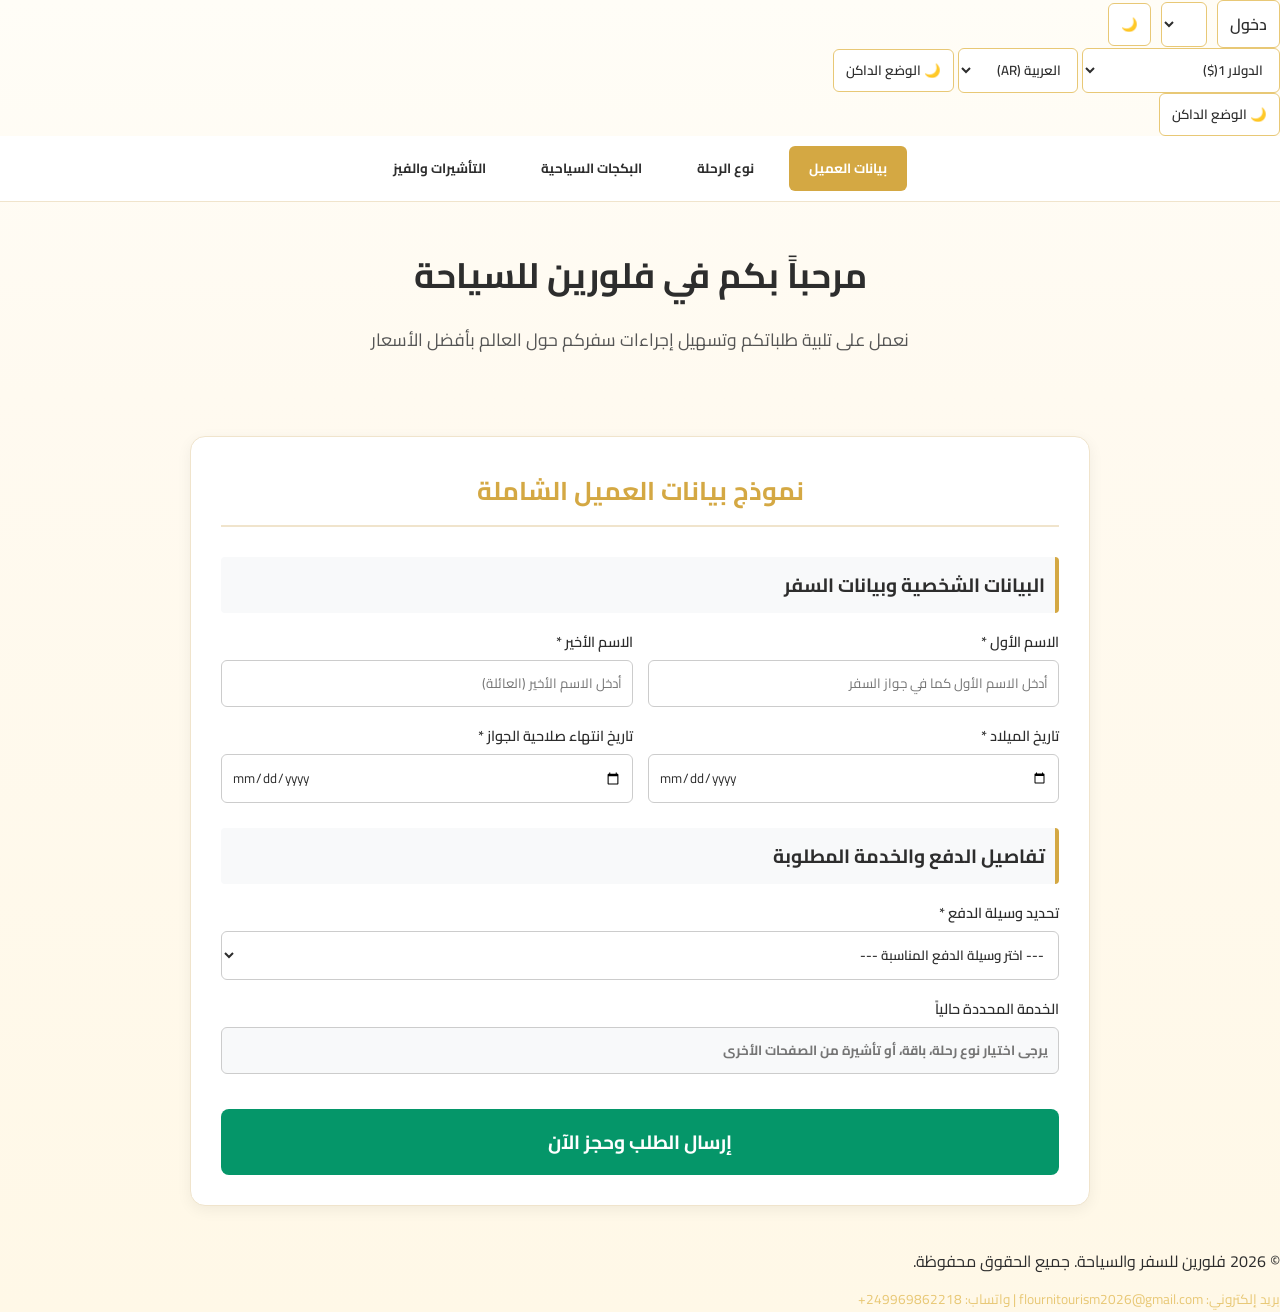
<file: index.html>
<!DOCTYPE html>
<html lang="ar" dir="rtl">
<head>
    <meta charset="UTF-8">
    <meta name="viewport" content="width=device-width, initial-scale=1.0">
    <title>فلورين للسفر والسياحة</title>
    <link href="https://fonts.googleapis.com/css2?family=Cairo:wght@400;600;700;800&display=swap" rel="stylesheet">
    <style>
        :root {
            /* ألوان الوضع الفاتح (الافتراضي) */
            --gold-matte: #D4A843;
            --gold-light: #E8C876;
            --white: #FFFFFF;
            --bg-gradient-1: #FFFDF7;
            --bg-gradient-2: #FFFAF0;
            --bg-gradient-3: #FFF8E7;
            --text-dark: #2D2D2D;
            --text-medium: #555555;
            --shadow-color: rgba(0,0,0,0.06);
            --border-color: #F0E4CC;
            --input-bg: #FFFFFF;
            --input-border: #ccc;
            --section-bg: #f8f9fa;
        }

        /* ألوان الوضع الداكن */
        body.dark-mode {
            --white: #1E1E1E;
            --bg-gradient-1: #121212;
            --bg-gradient-2: #1A1A1A;
            --bg-gradient-3: #121212;
            --text-dark: #F5F5F5;
            --text-medium: #CCCCCC;
            --shadow-color: rgba(255,255,255,0.05);
            --border-color: #333333;
            --input-bg: #2D2D2D;
            --input-border: #444444;
            --section-bg: #2A2A2A;
        }

        * { 
            margin: 0; 
            padding: 0; 
            box-sizing: border-box; 
            font-family: 'Cairo', sans-serif; 
        }
        
        body { 
            background: linear-gradient(180deg, var(--bg-gradient-1) 0%, var(--bg-gradient-2) 30%, var(--bg-gradient-3) 100%); 
            color: var(--text-dark); 
            overflow-x: hidden; 
            transition: background 0.3s, color 0.3s;
        }

        /* الهيدر وأدوات التحكم */
        header { 
            background: var(--white); 
            border-bottom: 3px solid var(--gold-matte); 
            position: sticky; 
            top: 0; 
            z-index: 100; 
            box-shadow: 0 2px 20px var(--shadow-color); 
            transition: background 0.3s;
        }
        
        .header-inner { 
            max-width: 1200px; 
            margin: 0 auto; 
            padding: 10px 20px; 
            display: flex; 
            align-items: center; 
            justify-content: space-between; 
            flex-wrap: wrap; 
            gap: 15px; 
        }
        /* قسم الشعار */
.logo-area { 
    display: flex; 
    align-items: center; 
    gap: 12px; 
    margin-top: -15px; /* التعديل هنا: هذه القيمة سترفع الشعار والنص للأعلى، يمكنك تغيير الرقم (-10 أو -20) حسب الحاجة */
}

.logo-img { 
    /* تم تعديل العرض إلى 120 بكسل بدلاً من 70 بكسل لتكون تفاصيل شعار فلورين واضحة ومقروءة */
    width: 120px; 
    height: auto; 
    object-fit: contain; 
    border-radius: 8px; /* ملاحظة: إذا قمت بتفريغ خلفية الشعار (PNG شفاف)، فمن الأفضل حذف هذا السطر */
}

.logo-text h1 { 
    font-size: 1.3rem; 
    font-weight: 800; 
    color: var(--text-dark); 
    line-height: 1.1; 
}

.controls { 
    display: flex; 
    gap: 10px; 
    align-items: center; 
}

select, .lang-btn, .theme-btn { 
    padding: 8px 12px; 
    border: 1px solid var(--gold-light); 
    border-radius: 6px; 
    background: var(--input-bg); 
    color: var(--text-dark);
    cursor: pointer; 
    font-weight: 600; 
    outline: none; 
    transition: 0.3s;
}

.lang-btn:hover, select:hover, .theme-btn:hover { 
    background: var(--gold-light); 
    color: #fff; 
}

        /* شريط التنقل الرئيسي */
        nav {
            background: var(--white);
            border-bottom: 1px solid var(--border-color);
            display: flex;
            justify-content: center;
            gap: 15px;
            padding: 10px;
        }

        nav button {
            padding: 10px 20px;
            border: none;
            background: none;
            color: var(--text-dark);
            font-weight: 700;
            cursor: pointer;
            border-radius: 6px;
            transition: 0.3s;
        }

        nav button.active, nav button:hover {
            background: var(--gold-matte);
            color: white;
        }

        /* القسم الترحيبي */
        .hero { 
            text-align: center; 
            padding: 40px 20px; 
        }
        
        .hero h2 { 
            font-size: 2.2rem; 
            margin-bottom: 15px; 
            color: var(--text-dark); 
        }
        
        .hero p { 
            color: var(--text-medium); 
            font-size: 1.1rem; 
        }

        /* الحاوية العامة للصفحات */
        .page-container {
            max-width: 1200px;
            margin: 0 auto;
            padding: 20px;
        }

        .page {
            display: none;
        }

        .page.active {
            display: block;
        }

        /* نموذج الحجز الشامل */
        .form-container { 
            max-width: 900px; 
            margin: 20px auto; 
            background: var(--white); 
            padding: 30px; 
            border-radius: 15px; 
            border: 1px solid var(--border-color); 
            box-shadow: 0 4px 15px var(--shadow-color);
            transition: background 0.3s, border-color 0.3s;
        }
        
        .form-container h2 { 
            text-align: center; 
            color: var(--gold-matte); 
            margin-bottom: 30px; 
            border-bottom: 2px solid var(--border-color); 
            padding-bottom: 10px; 
            font-size: 1.6rem; 
        }
        
        .form-section-title { 
            font-size: 1.2rem; 
            color: var(--text-dark); 
            margin: 25px 0 15px; 
            font-weight: 700; 
            background: var(--section-bg); 
            padding: 10px; 
            border-right: 4px solid var(--gold-matte); 
            border-radius: 4px;
        }
        
        .row { 
            display: flex; 
            flex-wrap: wrap; 
            gap: 15px; 
            margin-bottom: 15px; 
        }
        
        .col { 
            flex: 1; 
            min-width: 200px; 
        }
        
        .col label { 
            display: block; 
            margin-bottom: 5px; 
            font-weight: 600; 
            font-size: 0.9rem; 
            color: var(--text-dark); 
        }
        
        .col input, .col select { 
            width: 100%; 
            padding: 10px; 
            border: 1px solid var(--input-border); 
            border-radius: 6px; 
            font-family: 'Cairo', sans-serif; 
            box-sizing: border-box;
            background: var(--input-bg);
            color: var(--text-dark);
            transition: 0.3s;
        }
        
        .col input:focus, .col select:focus { 
            border-color: var(--gold-matte); 
            outline: none; 
            box-shadow: 0 0 5px rgba(212, 168, 67, 0.5); 
        }
        
        .submit-btn {
            width: 100%;
            padding: 15px;
            background: #059669;
            color: #fff;
            border: none;
            border-radius: 8px;
            font-size: 1.2rem;
            font-weight: bold;
            cursor: pointer;
            margin-top: 20px;
            transition: background 0.3s;
        }
        
        .submit-btn:hover { 
            background: #047857; 
        }

        /* تصميم صفحة نوع الرحلة */
        .trip-type-container {
            display: grid;
            grid-template-columns: repeat(auto-fit, minmax(300px, 1fr));
            gap: 25px;
            margin-top: 30px;
        }

        .trip-card {
            background: var(--white);
            border: 2px solid var(--border-color);
            border-radius: 12px;
            padding: 30px;
            text-align: center;
            cursor: pointer;
            transition: all 0.3s ease;
            box-shadow: 0 4px 10px var(--shadow-color);
        }

        .trip-card:hover, .trip-card.selected {
            border-color: var(--gold-matte);
            transform: translateY(-5px);
            box-shadow: 0 10px 20px rgba(212, 168, 67, 0.15);
        }

        .trip-card .icon {
            font-size: 3.5rem;
            margin-bottom: 15px;
        }

        .trip-card h4 {
            font-size: 1.4rem;
            margin-bottom: 10px;
            color: var(--text-dark);
        }

        .trip-card p {
            font-size: 0.95rem;
            color: var(--text-medium);
        }

/* التمرير الأفقي للبطاقات (الباقات والفيز) */
.section-title { 
    text-align: center; 
    margin: 40px 0 20px; 
}

.section-title h3 { 
    font-size: 1.8rem; 
    color: var(--gold-matte); 
    position: relative; 
    display: inline-block; 
    margin-bottom: 10px; 
}

.horizontal-scroll { 
    display: flex; 
    overflow-x: auto; 
    gap: 25px; /* زيادة المسافة بين البطاقات لراحة العين */
    padding: 30px 5vw; /* هوامش جانبية مرنة لترك مساحة قبل أول بطاقة وبعد آخر بطاقة */
    scroll-snap-type: x mandatory; 
    scroll-padding-left: 5vw; /* لضبط نقطة وقوف البطاقة بدقة */
    scrollbar-width: none; 
}

.horizontal-scroll::-webkit-scrollbar { 
    display: none; 
}

.card { 
    width: 85vw; /* تأخذ 85% من عرض الشاشة في الجوال لتظهر جزءاً من البطاقة التالية */
    max-width: 380px; /* أقصى عرض للبطاقة في الشاشات الكبيرة لتظل مريحة للعين */
    background: var(--white); 
    border-radius: 15px; 
    border: 1px solid var(--border-color); 
    scroll-snap-align: center; /* تمركز البطاقة في المنتصف عند التمرير بدلاً من البداية */
    flex-shrink: 0; 
    display: flex; 
    flex-direction: column; 
    overflow: hidden; 
    box-shadow: 0 4px 15px var(--shadow-color); 
    /* التمرير الأفقي للبطاقات (الباقات والفيز) */
    .section-title { 
        text-align: center; 
        margin: 40px 0 20px; 
    }
    
    .section-title h3 { 
        font-size: 1.8rem; 
        color: var(--gold-matte); 
        position: relative; 
        display: inline-block; 
        margin-bottom: 10px; 
    }
    
    .horizontal-scroll { 
        display: flex; 
        overflow-x: auto; 
        gap: 20px; 
        padding: 20px; 
        scroll-snap-type: x mandatory; 
        scrollbar-width: none; 
    }
    
    .horizontal-scroll::-webkit-scrollbar { 
        display: none; 
    }

    .card { 
        min-width: 320px; 
        max-width: 320px; 
        background: var(--white); 
        border-radius: 15px; 
        border: 1px solid var(--border-color); 
        scroll-snap-align: start; 
        flex-shrink: 0; 
        display: flex; 
        flex-direction: column; 
        overflow: hidden; 
        box-shadow: 0 4px 15px var(--shadow-color); 
        transition: transform 0.3s, border-color 0.3s, box-shadow 0.3s, background 0.3s; 
    }
    
    .card:hover { 
        transform: translateY(-5px); 
        border-color: var(--gold-matte); 
        box-shadow: 0 10px 25px rgba(212, 168, 67, 0.25); 
    }
    
    .card-img { 
        height: 200px; 
        background-size: cover; 
        background-position: center; 
        position: relative; 
        background-color: #eee; 
    }
    
    .card-badge { 
        position: absolute; 
        top: 10px; 
        right: 10px; 
        background: var(--gold-matte); 
        color: #fff; 
        padding: 4px 12px; 
        border-radius: 15px; 
        font-size: 0.8rem; 
        font-weight: bold; 
    }
    
    .card-content { 
        padding: 20px; 
        flex-grow: 1; 
        display: flex; 
        flex-direction: column; 
    }
    
    .card-title { 
        font-size: 1.2rem; 
        font-weight: 700; 
        margin-bottom: 5px; 
        color: var(--text-dark); 
    }
    
    .card-desc { 
        font-size: 0.9rem; 
        color: var(--text-medium); 
        margin-bottom: 10px; 
        line-height: 1.5; 
        height: 72px;
        overflow: hidden;
    }
    
    .card-price { 
        font-size: 1.3rem; 
        font-weight: 800; 
        color: var(--gold-matte); 
        margin: 10px 0 15px; 
    }
    
    .btn-book { 
        text-align: center; 
        padding: 10px; 
        background: var(--gold-matte); 
        color: white; 
        text-decoration: none; 
        border-radius: 8px; 
        font-weight: bold; 
        transition: background 0.3s; 
        margin-top: auto; 
        border: none; 
        cursor: pointer; 
    }
    
    .btn-book:hover { 
        background: #B8912F; 
    }
</style>


                    <div class="controls">
    
    <!-- أضف هذا السطر الجديد الخاص بزر تسجيل الدخول هنا -->
    <a href="login.html" class="theme-btn" style="text-decoration: none;">دخول</a>

    <!-- هذه الأزرار ستكون موجودة لديك مسبقاً (لا تقم بحذفها) -->
    <select id="lang-select">...</select>
    <button class="theme-btn">🌙</button>
                    </div>
    
                <!-- قائمة العملات المتعددة -->
                <select id="currency-select" onchange="updateCurrency()">
                    <option value="USD">الدولار 1($)</option>
                    <option value="SAR">4الريال السعودي (SAR)</option>
                    <option value="AED">4الدرهم الإماراتي (AED)</option>
                    <option value="EGP">الجنيه المصري110 (EGP)</option>
                    <option value="SDG">الجنيه السوداني6000 (SDG)</option>
                </select>
                
                <!-- قائمة اللغات المتعددة -->
                <select id="lang-select" onchange="updateLanguage()">
                    <option value="ar">العربية (AR)</option>
                    <option value="en">English (EN)</option>
                    <option value="ja">日本語 (JA)</option>
                    <option value="zh">中文 (ZH)</option>
                    <option value="tr">Türkçe (TR)</option>
                    <option value="de">Deutsch (DE)</option>
                </select>
                
                <button class="theme-btn" onclick="toggleDarkMode()">🌙 الوضع الداكن</button>
            </div>

            </div>
            
            <div class="controls">
                <button class="theme-btn" onclick="toggleDarkMode()">🌙 الوضع الداكن</button>
            </div>
        </div>
    </header>

    <nav>
        <button id="btn-customer" class="active" onclick="showPage('customer-page')">بيانات العميل</button>
        <button id="btn-trip" onclick="showPage('trip-page')">نوع الرحلة</button>
        <button id="btn-packages" onclick="showPage('packages-page')">البكجات السياحية</button>
        <button id="btn-visas" onclick="showPage('visas-page')">التأشيرات والفيز</button>
    </nav>

    <div class="hero">
        <h2>مرحباً بكم في فلورين للسياحة</h2>
        <p>نعمل على تلبية طلباتكم وتسهيل إجراءات سفركم حول العالم بأفضل الأسعار</p>
    </div>

    <div class="page-container">
        
        <!-- صفحة بيانات العميل -->
        <div id="customer-page" class="page active">
            <div class="form-container">
                <h2>نموذج بيانات العميل الشاملة</h2>
                <form id="bookingForm">
                    <div class="form-section-title">البيانات الشخصية وبيانات السفر</div>
                    
                    <div class="row">
                        <div class="col">
                            <label for="firstName">الاسم الأول *</label>
                            <input type="text" id="firstName" required placeholder="أدخل الاسم الأول كما في جواز السفر">
                        </div>
                        <div class="col">
                            <label for="lastName">الاسم الأخير *</label>
                            <input type="text" id="lastName" required placeholder="أدخل الاسم الأخير (العائلة)">
                        </div>
                    </div>

                    <div class="row">
                        <div class="col">
                            <label for="dob">تاريخ الميلاد *</label>
                            <input type="date" id="dob" required>
                        </div>
                        <div class="col">
                            <label for="passportExpiry">تاريخ انتهاء صلاحية الجواز *</label>
                            <input type="date" id="passportExpiry" required>
                        </div>
                    </div>

                    <div class="form-section-title">تفاصيل الدفع والخدمة المطلوبة</div>

                    <div class="row">
                        <div class="col">
                            <label for="paymentMethod">تحديد وسيلة الدفع *</label>
                            <select id="paymentMethod" required>
                                <option value="" disabled selected>--- اختر وسيلة الدفع المناسبة ---</option>
                                <option value="فيزا">فيزا (Visa)</option>
                                <option value="ماستر كارد">ماستر كارد (MasterCard)</option>
                                <option value="بنكك من بنك الخرطوم">بنكك (بنك الخرطوم)</option>
                                <option value="أوكاش من بنك أمدرمان الوطني">أوكاش (بنك أمدرمان الوطني)</option>
                                <option value="محفظة ماي كاشي">محفظة ماي كاشي</option>
                                <option value="فودافون كاش">فودافون كاش</option>
                            </select>
                        </div>
                    </div>

                    <div class="row">
                        <div class="col">
                            <label for="selectedService">الخدمة المحددة حالياً</label>
                            <input type="text" id="selectedService" readonly placeholder="يرجى اختيار نوع رحلة، باقة، أو تأشيرة من الصفحات الأخرى" style="background-color: var(--section-bg); font-weight: bold; color: var(--gold-matte);">
                        </div>
                    </div>

                    <button type="button" class="submit-btn" onclick="sendOrder()">إرسال الطلب وحجز الآن</button>
                </form>
            </div>
        </div>

                <!-- صفحة تحديد نوع الرحلة والمحرك الذكي -->
        <div id="trip-page" class="page">
            <div class="section-title">
                <h3 id="txt-trip-title">تحديد تفاصيل الرحلة</h3>
                <p id="txt-trip-subtitle" style="color: var(--text-medium);">يرجى اختيار نوع الخدمة وتعبئة البيانات المطلوبة بدقة</p>
            </div>
            
            <div class="trip-type-container" style="margin-bottom: 30px;">
                <div class="trip-card" id="trip-flight" onclick="toggleTripForm('flight')">
                    <div class="icon">✈️</div>
                    <h4 id="txt-flight-tab">حجز الطيران</h4>
                    <p id="txt-flight-tab-desc">تذاكر دولية وداخلية بأفضل الأسعار</p>
                </div>
                
                <div class="trip-card" id="trip-hotel" onclick="toggleTripForm('hotel')">
                    <div class="icon">🏨</div>
                    <h4 id="txt-hotel-tab">حجوزات الفنادق</h4>
                    <p id="txt-hotel-tab-desc">إقامة مريحة في أرقى الفنادق العالمية</p>
                </div>
            </div>

            <!-- نموذج تفاصيل حجز الطيران المتقدم -->
            <div id="flight-form-container" class="form-container" style="display: none; border-color: var(--gold-matte);">
                <h3 style="color: var(--gold-matte); margin-bottom: 20px;" id="txt-flight-head">تفاصيل حجز الطيران</h3>
                
                <!-- الصف الأول: نوع الرحلة -->
                <div class="row">
                    <div class="col">
                        <label id="lbl-flight-type">نوع الرحلة *</label>
                        <select id="flightType" required>
                            <option value="ذهاب فقط">ذهاب فقط</option>
                            <option value="ذهاب وإياب">ذهاب وإياب</option>
                            <option value="وجهات متعددة">وجهات متعددة</option>
                        </select>
                    </div>
                </div>

                <!-- الصف الثاني: وجهات السفر (كافة دول العالم عبر قائمة ذكية) -->
                <div class="row">
                    <div class="col">
                        <label id="lbl-dep-country">الدولة التي تسافر منها (بلد المغادرة) *</label>
                        <input type="text" id="depCountry" list="countries-list" required placeholder="اكتب بلد المغادرة...">
                    </div>
                    <div class="col">
                        <label id="lbl-arr-country">الدولة المراد الوصول إليها (وجهة السفر) *</label>
                        <input type="text" id="arrCountry" list="countries-list" required placeholder="اكتب وجهة الوصول...">
                    </div>
                </div>

                <!-- الصف الثالث: تحديد الطيران أو السعر -->
                <div class="row">
                    <div class="col">
                        <label id="lbl-airline-opt">تفضيل خطوط الطيران *</label>
                        <select id="airlineOption" onchange="toggleAirlineInput()" required>
                            <option value="ارخص طيران">عرض من أرخص خط طيران إلى الأغلى</option>
                            <option value="طيران مخصص">تحديد خطوط طيران مخصصة (كتابة الاسم أو الكود)</option>
                        </select>
                    </div>
                    <div class="col" id="custom-airline-col" style="display: none;">
                        <label id="lbl-custom-airline">اسم شركة الطيران أو كود الـ IATA *</label>
                        <input type="text" id="customAirline" list="airlines-list" placeholder="مثال: TK (التركية) أو Emirates...">
                    </div>
                </div>

                <!-- الصف الرابع: عدد المسافرين وفئاتهم العمرية -->
                <div class="row">
                    <div class="col">
                        <label id="lbl-adults">البالغون (12 سنة فأكثر) *</label>
                        <input type="number" id="passAdults" value="1" min="1" required>
                    </div>
                    <div class="col">
                        <label id="lbl-children">الأطفال (2 - 12 سنة)</label>
                        <input type="number" id="passChildren" value="0" min="0">
                    </div>
                    <div class="col">
                        <label id="lbl-infants">الرضع (من يوم إلى سنتين)</label>
                        <input type="number" id="passInfants" value="0" min="0">
                    </div>
                </div>

                <button type="button" class="submit-btn" style="background-color: var(--gold-matte);" onclick="saveFlightDetails()" id="btn-save-flight">تأكيد تفاصيل الطيران</button>
            </div>

            <!-- نموذج تفاصيل حجز الفنادق المتقدم -->
            <div id="hotel-form-container" class="form-container" style="display: none; border-color: var(--gold-matte);">
                <h3 style="color: var(--gold-matte); margin-bottom: 20px;" id="txt-hotel-head">تفاصيل حجز الفندق</h3>
                
                <div class="row">
                    <div class="col">
                        <label id="lbl-hotel-country">الدولة المراد الحجز فيها (الوجهة السياحية) *</label>
                        <input type="text" id="hotelCountry" list="countries-list" required placeholder="اكتب الدولة أو المدينة الفندقية...">
                    </div>
                </div>

                <div class="row">
                    <div class="col">
                        <label id="lbl-checkin">تاريخ الدخول (Check-in) *</label>
                        <input type="date" id="hotelCheckIn" required>
                    </div>
                    <div class="col">
                        <label id="lbl-checkout">تاريخ الخروج (Check-out) *</label>
                        <input type="date" id="hotelCheckOut" required>
                    </div>
                </div>

                <button type="button" class="submit-btn" style="background-color: var(--gold-matte);" onclick="saveHotelDetails()" id="btn-save-hotel">تأكيد تفاصيل الفندق</button>
            </div>
        </div>

        <!-- قوائم البيانات الذكية المساعدة (Datalists) لجميع دول العالم وشركات الطيران الكبرى -->
        <datalist id="countries-list">
            <!-- الدول العربية والأكثر طلباً -->
            <option value="السودان"><option value="مصر"><option value="الإمارات العربية المتحدة"><option value="المملكة العربية السعودية">
            <option value="قطر"><option value="سلطنة عمان"><option value="البحرين"><option value="الكويت"><option value="الأردن">
            <option value="لبنان"><option value="تركيا"><option value="ماليزيا"><option value="جزر المالديف"><option value="جزر القمر">
            <!-- دول العالم الكبرى -->
            <option value="الولايات المتحدة الأمريكية"><option value="المملكة المتحدة"><option value="ألمانيا"><option value="فرنسا">
            <option value="إيطاليا"><option value="إسبانيا"><option value="سويسرا"><option value="اليابان"><option value="الصين">
            <option value="روسيا"><option value="كندا"><option value="أستراليا"><option value="البرازيل"><option value="الهند">
            <!-- يمكن للمستخدم كتابة أي دولة أخرى بحرية تامة بفضل ميزة حقل الإدخال الحر المصاحب للقائمة -->
        </datalist>

        <datalist id="airlines-list">
            <option value="EK - طيران الإمارات"><option value="QR - الخطوط الجوية القطرية"><option value="SV - الخطوط السعودية">
            <option value="MS - مصر للطيران"><option value="TK - الخطوط الجوية التركية"><option value="SD - الخطوط الجوية السودانية">
            <option value="WY - الطيران العماني"><option value="EY - الاتحاد للطيران"><option value="GF - طيران الخليج">
            <option value="LH - لوفتهانزا الألمانية"><option value="BA - الخطوط الجوية البريطانية"><option value="AF - الخطوط الجوية الفرنسية">
        </datalist>

                <!-- صفحة البكجات السياحية -->
        <div id="packages-page" class="page">
            <div class="section-title">
                <h3>أقوى 10 بكجات سياحية عالمية</h3>
                <p style="color: var(--text-medium);">استكشف أفضل الوجهات السياحية مع عروضنا المتكاملة شاملة الإقامة والجولات</p>
            </div>
            
            <div class="horizontal-scroll">
                <!-- 1. المالديف -->
                <div class="card">
                    <div class="card-img" style="background-image: url('https://images.unsplash.com/photo-1514282401047-d79a71a590e8?auto=format&fit=crop&w=400&q=80');">
                        <span class="card-badge">الأكثر طلباً</span>
                    </div>
                    <div class="card-content">
                        <div class="card-title">باقة المالديف الاستوائية</div>
                        <div class="card-desc">استمتع بسحر شاطئ نالادهو، منتجع شي فال، وبانانا ريف. إقامة فاخرة فوق الماء شاملة الوجبات والأنشطة البحرية.</div>
                        <div class="card-price">ابتداءً من $1200</div>
                        <button class="btn-book" onclick="selectItem('بكج جزر المالديف الاستوائية')">احجز البكج الآن</button>
                    </div>
                </div>

                <!-- 2. زنزبار -->
                <div class="card">
                    <div class="card-img" style="background-image: url('https://images.unsplash.com/photo-1583212292454-1fe6229603b7?auto=format&fit=crop&w=400&q=80');">
                        <span class="card-badge">طبيعة بكر</span>
                    </div>
                    <div class="card-content">
                        <div class="card-title">باقة زنزبار الساحرة</div>
                        <div class="card-desc">استكشف غابة جوزاني، شاطئ نونغوي، وفندق بارازا الفاخر. رحلة استوائية تجمع بين الاستجمام والمغامرة الأفريقية.</div>
                        <div class="card-price">ابتداءً من $850</div>
                        <button class="btn-book" onclick="selectItem('بكج زنزبار الأفريقية')">احجز البكج الآن</button>
                    </div>
                </div>

                <!-- 3. كوالالمبور -->
                <div class="card">
                    <div class="card-img" style="background-image: url('https://images.unsplash.com/photo-1596422846543-75c6fc18a523?auto=format&fit=crop&w=400&q=80');">
                        <span class="card-badge">حداثة وتسوق</span>
                    </div>
                    <div class="card-content">
                        <div class="card-title">باقة كوالالمبور المتكاملة</div>
                        <div class="card-desc">أروع الجولات لبرجي بتروناس، كهوف باتو، والإقامة في فندق جراند حياة كوالالمبور الفاخر.</div>
                        <div class="card-price">ابتداءً من $650</div>
                        <button class="btn-book" onclick="selectItem('بكج كوالالمبور الساحر')">احجز البكج الآن</button>
                    </div>
                </div>

                <!-- 4. شرم الشيخ -->
                <div class="card">
                    <div class="card-img" style="background-image: url('https://images.unsplash.com/photo-1539635278303-d4002c07eae3?auto=format&fit=crop&w=400&q=80');">
                        <span class="card-badge">عائلي ممتع</span>
                    </div>
                    <div class="card-content">
                        <div class="card-title">باقة شرم الشيخ الترفيهية</div>
                        <div class="card-desc">شاملة زيارة محمية رأس محمد، خليج نعمة، مع إقامة مميزة في منتجع ريكسوس شرم الشيخ الفاخر.</div>
                        <div class="card-price">ابتداءً من $400</div>
                        <button class="btn-book" onclick="selectItem('بكج شرم الشيخ الترفيهي')">احجز البكج الآن</button>
                    </div>
                </div>

                <!-- 5. دهب -->
                <div class="card">
                    <div class="card-img" style="background-image: url('https://images.unsplash.com/photo-1544644181-1484b3fdfc62?auto=format&fit=crop&w=400&q=80');">
                        <span class="card-badge">عشاق المغامرة</span>
                    </div>
                    <div class="card-content">
                        <div class="card-title">باقة دهب والاسترخاء</div>
                        <div class="card-desc">اكتشف البلو هول الشهير، محمية أبو جالوم، وممشى دهب السياحي الساحر مع إقامة في فندق لوميريديان دهب.</div>
                        <div class="card-price">ابتداءً من $350</div>
                        <button class="btn-book" onclick="selectItem('بكج دهب والاسترخاء')">احجز البكج الآن</button>
                    </div>
                </div>

                <!-- 6. الساحل الشمالي -->
                <div class="card">
                    <div class="card-img" style="background-image: url('https://images.unsplash.com/photo-1507525428034-b723cf961d3e?auto=format&fit=crop&w=400&q=80');">
                        <span class="card-badge">رفاهية الصيف</span>
                    </div>
                    <div class="card-content">
                        <div class="card-title">باقة الساحل الشمالي الفاخرة</div>
                        <div class="card-desc">استمتع بشواطئ مراسي، هاكيندا باي، والإقامة الفاخرة في فندق ريكسوس العلمين الجديد. عطلة صيفية ملكية.</div>
                        <div class="card-price">ابتداءً من $900</div>
                        <button class="btn-book" onclick="selectItem('بكج الساحل الشمالي الفاخر')">احجز البكج الآن</button>
                    </div>
                </div>

                <!-- 7. دبي -->
                <div class="card">
                    <div class="card-img" style="background-image: url('https://images.unsplash.com/photo-1512453979798-5ea266f8880c?auto=format&fit=crop&w=400&q=80');">
                        <span class="card-badge">تسوق وفخامة</span>
                    </div>
                    <div class="card-content">
                        <div class="card-title">باقة دبي الساحرة</div>
                        <div class="card-desc">تتضمن صعود برج خليفة، زيارة دبي مول، والإقامة الفاخرة في فندق أتلانتس النخلة الشهير.</div>
                        <div class="card-price">ابتداءً من $950</div>
                        <button class="btn-book" onclick="selectItem('بكج دبي الفاخر')">احجز البكج الآن</button>
                    </div>
                </div>

                <!-- 8. جزر القمر -->
                <div class="card">
                    <div class="card-img" style="background-image: url('https://images.unsplash.com/photo-1559136555-9303baea8ebd?auto=format&fit=crop&w=400&q=80');">
                        <span class="card-badge">وجهة نادرة</span>
                    </div>
                    <div class="card-content">
                        <div class="card-title">باقة جزر القمر الطبيعية</div>
                        <div class="card-desc">استكشف جبل كارتالا، شواطئ موهيلي العذراء، مع إقامة في منتجع رويال كومور المتميز وسط الطبيعة الخلابة.</div>
                        <div class="card-price">ابتداءً من $780</div>
                        <button class="btn-book" onclick="selectItem('بكج جزر القمر الطبيعية')">احجز البكج الآن</button>
                    </div>
                </div>

                <!-- 9. الإسكندرية -->
                <div class="card">
                    <div class="card-img" style="background-image: url('https://images.unsplash.com/photo-1568322422390-0ec4fc9cfa5b?auto=format&fit=crop&w=400&q=80');">
                        <span class="card-badge">تاريخ وثقافة</span>
                    </div>
                    <div class="card-content">
                        <div class="card-title">باقة الإسكندرية الكلاسيكية</div>
                        <div class="card-desc">استمتع بزيارة قلعة قايتباي، مكتبة الإسكندرية، مع إقامة راقية مطلة على البحر في فندق فورسيزونز سان ستيفانو.</div>
                        <div class="card-price">ابتداءً من $300</div>
                        <button class="btn-book" onclick="selectItem('بكج الإسكندرية الكلاسيكي')">احجز البكج الآن</button>
                    </div>
                </div>

                <!-- 10. تركيا -->
                <div class="card">
                    <div class="card-img" style="background-image: url('https://images.unsplash.com/photo-1524231757912-21f4fe3a7200?auto=format&fit=crop&w=400&q=80');">
                        <span class="card-badge">تاريخ وطبيعة</span>
                    </div>
                    <div class="card-content">
                        <div class="card-title">باقة تركيا الساحرة</div>
                        <div class="card-desc">جولات في جامع آيا صوفيا، مضيق البوسفور، والإقامة المتميزة في فندق هيلتون إسطنبول بومونتي الفاخر.</div>
                        <div class="card-price">ابتداءً من $700</div>
                        <button class="btn-book" onclick="selectItem('بكج تركيا الساحر')">احجز البكج الآن</button>
                    </div>
                </div>
            </div>
        </div>

        <!-- صفحة التأشيرات والفيز -->
        <div id="visas-page" class="page">
            <div class="section-title">
                <h3>خدمات التأشيرات والفيز المعتمدة</h3>
                <p style="color: var(--text-medium);">نوفر لكم خدمات استخراج التأشيرات والموافقات الأمنية بأسرع وقت وبإجراءات ميسرة</p>
            </div>
            
            <div class="horizontal-scroll">
                <!-- 1. مصر -->
                <div class="card">
                    <div class="card-img" style="background-image: url('https://images.unsplash.com/photo-1539650116574-8efeb43e2750?auto=format&fit=crop&w=400&q=80');">
                        <span class="card-badge" style="background-color: #e11d48;">عرض خاص</span>
                    </div>
                    <div class="card-content">
                        <div class="card-title">موافقة أمنية لجمهورية مصر</div>
                        <div class="card-desc">استخراج الموافقة الأمنية لدخول جمهورية مصر العربية لجميع الجنسيات المؤهلة بسرعة وموثوقية تامة.</div>
                        <div class="card-price">
                            $290 <span class="old-price"></span>
                        </div>
                        <button class="btn-book" onclick="selectItem('موافقة أمنية لجمهورية مصر - 290$')">طلب الموافقة الآن</button>
                    </div>
                </div>

                <!-- 2. الإمارات شهر -->
                <div class="card">
                    <div class="card-img" style="background-image: url('https://images.unsplash.com/photo-1512453979798-5ea266f8880c?auto=format&fit=crop&w=400&q=80');">
                        <span class="card-badge">سياحة قصيرة</span>
                    </div>
                    <div class="card-content">
                        <div class="card-title">تأشيرة الإمارات (شهر واحد)</div>
                        <div class="card-desc">تأشيرة دخول سياحية لدولة الإمارات العربية المتحدة صالحة لمدة 30 يوماً من تاريخ الدخول. إجراءات سريعة.</div>
                        <div class="card-price">850 درهم إماراتي</div>
                        <button class="btn-book" onclick="selectItem('تأشيرة الإمارات شهر واحد - 850 درهم')">طلب التأشيرة الآن</button>
                    </div>
                </div>

                <!-- 3. الإمارات شهرين -->
                <div class="card">
                    <div class="card-img" style="background-image: url('https://images.unsplash.com/photo-1526478806334-5fa488a38682?auto=format&fit=crop&w=400&q=80');">
                        <span class="card-badge">سياحة طويلة</span>
                    </div>
                    <div class="card-content">
                        <div class="card-title">تأشيرة الإمارات (شهرين)</div>
                        <div class="card-desc">تأشيرة دخول سياحية لدولة الإمارات العربية المتحدة صالحة لمدة 60 يوماً متواصلة من تاريخ الدخول.</div>
                        <div class="card-price">1200 درهم إماراتي</div>
                        <button class="btn-book" onclick="selectItem('تأشيرة الإمارات شهرين - 1200 درهم')">طلب التأشيرة الآن</button>
                    </div>
                </div>

                <!-- 4. السعودية عمرة -->
                <div class="card">
                    <div class="card-img" style="background-image: url('https://images.unsplash.com/photo-1564507592333-c60657eea523?auto=format&fit=crop&w=400&q=80');">
                        <span class="card-badge" style="background-color: #059669;">تأشيرة دينية</span>
                    </div>
                    <div class="card-content">
                        <div class="card-title">تأشيرة عمرة للمملكة العربية السعودية</div>
                        <div class="card-desc">تأشيرة عمرة شاملة التنسيق والتأمين الطبي المعتمد لدخول المملكة العربية السعودية لأداء المناسك.</div>
                        <div class="card-price">2100 ريال سعودي</div>
                        <button class="btn-book" onclick="selectItem('تأشيرة عمرة للمملكة العربية السعودية - 2100 ريال')">طلب التأشيرة الآن</button>
                    </div>
                </div>
            </div>
        </div>

    </div>

    <footer>
        <p>© 2026 فلورين للسفر والسياحة. جميع الحقوق محفوظة.</p>
        <p style="font-size: 0.85rem; margin-top: 10px; color: var(--gold-light);">بريد إلكتروني: flournitourism2026@gmail.com | واتساب: 249969862218+</p>
    </footer>

    <script>
        // التبديل بين الصفحات بشكل سلس
        function showPage(pageId) {
            // إخفاء جميع الصفحات
            const pages = document.querySelectorAll('.page');
            pages.forEach(page => page.classList.remove('active'));

            // إزالة الحالة النشطة من أزرار القائمة
            const navButtons = document.querySelectorAll('nav button');
            navButtons.forEach(btn => btn.classList.remove('active'));

            // إظهار الصفحة المحددة
            const activePage = document.getElementById(pageId);
            if (activePage) {
                activePage.classList.add('active');
            }

            // تفعيل الزر المقابل
            if (pageId === 'customer-page') document.getElementById('btn-customer').classList.add('active');
            if (pageId === 'trip-page') document.getElementById('btn-trip').classList.add('active');
            if (pageId === 'packages-page') document.getElementById('btn-packages').classList.add('active');
            if (pageId === 'visas-page') document.getElementById('btn-visas').classList.add('active');

            // التمرير إلى أعلى الصفحة بسلاسة
            window.scrollTo({ top: 0, behavior: 'smooth' });
        }

        // تفعيل الوضع الداكن والفاتح
        function toggleDarkMode() {
            document.body.classList.toggle('dark-mode');
            const themeBtn = document.querySelector('.theme-btn');
            if (document.body.classList.contains('dark-mode')) {
                themeBtn.innerHTML = '☀️ الوضع الفاتح';
            } else {
                themeBtn.innerHTML = '🌙 الوضع الداكن';
            }
        }

        // اختيار نوع الرحلة من الصفحة المنفصلة
        function selectTripType(tripType) {
            // إزالة الاختيار السابق
            document.querySelectorAll('.trip-card').forEach(card => card.classList.remove('selected'));
            
            // تمييز الكرت المختار
            if (tripType === 'حجز الطيران') document.getElementById('trip-flight').classList.add('selected');
            if (tripType === 'حجوزات الفنادق') document.getElementById('trip-hotel').classList.add('selected');
            if (tripType === 'حجوزات الرحلات السياحية والمنتجعات') document.getElementById('trip-resort').classList.add('selected');

            // تعبئة حقل الخدمة في الصفحة الأولى
            document.getElementById('selectedService').value = tripType;

            // توجيه العميل لصفحة البيانات لتأكيد الحجز
            alert('تم اختيار: ' + tripType + '. يرجى الآن إكمال بياناتك الشخصية لتأكيد الطلب.');
            showPage('customer-page');
        }

        // اختيار البكج أو الفيزا وتعبئة الحقل وتوجيه العميل
        function selectItem(itemName) {
            document.getElementById('selectedService').value = itemName;
            alert('تم اختيار: ' + itemName + '. تم نقل الخدمة لنموذج البيانات، يرجى إكمال الحقول لإرسال الطلب.');
            showPage('customer-page');
        }

        // دالة إرسال وتحويل البيانات للواتساب والإيميل
        function sendOrder() {
            const firstName = document.getElementById('firstName').value.trim();
            const lastName = document.getElementById('lastName').value.trim();
            const dob = document.getElementById('dob').value;
            const passportExpiry = document.getElementById('passportExpiry').value;
            const paymentMethod = document.getElementById('paymentMethod').value;
            const selectedService = document.getElementById('selectedService').value.trim();

            // التحقق من الحقول الإجبارية
            if (!firstName || !lastName || !dob || !passportExpiry || !paymentMethod) {
                alert('يرجى ملء كافة الحقول الإلزامية المميزة بعلامة (*) قبل إرسال الطلب.');
                return;
            }

            const serviceText = selectedService ? selectedService : 'لم يتم تحديد خدمة معينة بعد';

            // صياغة نص الرسالة الاحترافي
            const message = `*طلب حجز جديد من فلورين للسياحة*\n\n` +
                            `👤 *اسم العميل:* ${firstName} ${lastName}\n` +
                            `📅 *تاريخ الميلاد:* ${dob}\n` +
                            `🛂 *انتهاء صلاحية الجواز:* ${passportExpiry}\n` +
                            `💳 *وسيلة الدفع:* ${paymentMethod}\n` +
                            `✈️ *الخدمة المطلوبة:* ${serviceText}\n\n` +
                            `تم إرسال هذا الطلب تلقائياً عبر النظام المعتمد لشركة فلورين.`;

            // 1. الإرسال عبر الواتساب المباشر
            const whatsappNumber = '249969862218';
            const whatsappUrl = `https://api.whatsapp.com/send?phone=${whatsappNumber}&text=${encodeURIComponent(message)}`;

            // فتح الواتساب أولاً في نافذة جديدة
            window.open(whatsappUrl, '_blank');

      // 2. الإرسال عبر البريد الإلكتروني المباشر
function submitBooking(event) {
    // احتواء الكود داخل try...catch لمنع أي خطأ من تعطيل باقي أزرار الموقع
    try {
        // التأكد من وجود الحدث قبل منعه لتجنب الأخطاء
        if (event) {
            event.preventDefault();
        }

        // 1. جلب العناصر بأمان دون قراءة قيمتها فوراً
        const firstNameEl = document.getElementById('first-name');
        const lastNameEl = document.getElementById('last-name');
        const phoneEl = document.getElementById('phone');

        // 2. التحقق من وجود العناصر، وفي حال غيابها يتم وضع قيمة افتراضية لمنع توقف الكود
        const firstName = firstNameEl ? firstNameEl.value : 'غير محدد';
        const lastName = lastNameEl ? lastNameEl.value : 'غير محدد';
        const phoneNumber = phoneEl ? phoneEl.value : 'غير محدد';
        
        // تكوين نص الرسالة
        const message = `
            مرحباً، يوجد طلب حجز جديد:
            - الاسم الكامل: ${firstName} ${lastName}
            - رقم التواصل: ${phoneNumber}
        `;

        // 3. تجهيز روابط البريد الإلكتروني
        const emailRecipient = 'flournitourism2026@gmail.com';
        const emailSubject = encodeURIComponent(`طلب حجز جديد باسم: ${firstName} ${lastName}`);
        const emailBody = encodeURIComponent(message.replace(/\*/g, '')); 
        const mailtoUrl = `mailto:${emailRecipient}?subject=${emailSubject}&body=${emailBody}`;

                // أسعار تحويل العملات الافتراضية مقابل الدولار الأمريكي كأساس
        const currencyRates = {
            USD: 1,
            SAR: 3.75,
            AED: 3.67,
            EGP: 48.50,
            SDG: 6000.00
        };

        const currencySymbols = {
            USD: '$',
            SAR: 'ريال',
            AED: 'درهم',
            EGP: 'جنيه مصري',
            SDG: 'جنيه سوداني'
        };

        // مصفوفة الترجمة للغات الستة المدعومة
        const translations = {
            ar: {
                tripTitle: "تحديد تفاصيل الرحلة",
                tripSubtitle: "يرجى اختيار نوع الخدمة وتعبئة البيانات المطلوبة بدقة",
                flightTab: "حجز الطيران",
                hotelTab: "حجوزات الفنادق",
                flightHead: "تفاصيل حجز الطيران",
                hotelHead: "تفاصيل حجز الفندق",
                flightType: "نوع الرحلة *",
                depCountry: "الدولة التي تسافر منها (بلد المغادرة) *",
                arrCountry: "الدولة المراد الوصول إليها (وجهة السفر) *",
                airlineOpt: "تفضيل خطوط الطيران *",
                customAirline: "اسم شركة الطيران أو كود الـ IATA *",
                adults: "البالغون (12 سنة فأكثر) *",
                children: "الأطفال (2 - 12 سنة)",
                infants: "الرضع (من يوم إلى سنتين)",
                saveFlight: "تأكيد تفاصيل الطيران",
                saveHotel: "تأكيد تفاصيل الفندق"
            },
            en: {
                tripTitle: "Select Trip Details",
                tripSubtitle: "Please choose a service and fill in the required details accurately",
                flightTab: "Flight Booking",
                hotelTab: "Hotel Bookings",
                flightHead: "Flight Booking Details",
                hotelHead: "Hotel Booking Details",
                flightType: "Trip Type *",
                depCountry: "Departure Country *",
                arrCountry: "Destination Country *",
                airlineOpt: "Airline Preference *",
                customAirline: "Airline Name or IATA Code *",
                adults: "Adults (12+ years) *",
                children: "Children (2-12 years)",
                infants: "Infants (1 day - 2 years)",
                saveFlight: "Confirm Flight Details",
                saveHotel: "Confirm Hotel Details"
            },
            ja: {
                tripTitle: "旅行の詳細設定",
                tripSubtitle: "サービスを選択し、必要な詳細を正確に入力してください",
                flightTab: "航空券予約",
                hotelTab: "ホテル予約",
                flightHead: "航空券予約の詳細",
                hotelHead: "ホテル予約の詳細",
                flightType: "旅行タイプ *",
                depCountry: "出発国 *",
                arrCountry: "目的地 *",
                airlineOpt: "航空会社の希望 *",
                customAirline: "航空会社名またはIATAコード *",
                adults: "大人 (12歳以上) *",
                children: "子供 (2-12歳)",
                infants: "乳幼児 (1日-2歳)",
                saveFlight: "フライト詳細を確認",
                saveHotel: "ホテルの詳細を確認"
            },
            zh: {
                tripTitle: "选择行程细节",
                tripSubtitle: "请选择服务并准确填写所需细节",
                flightTab: "机票预订",
                hotelTab: "酒店预订",
                flightHead: "机票预订细节",
                hotelHead: "酒店预订细节",
                flightType: "行程类型 *",
                depCountry: "出发国家 *",
                arrCountry: "目的地国家 *",
                airlineOpt: "航空公司偏好 *",
                customAirline: "航空公司名称或IATA代码 *",
                adults: "成人 (12岁以上) *",
                children: "儿童 (2-12岁)",
                infants: "婴儿 (1天-2岁)",
                saveFlight: "确认机票细节",
                saveHotel: "确认酒店细节"
            },
            tr: {
                tripTitle: "Seyahat Detaylarını Seçin",
                tripSubtitle: "Lütfen bir hizmet seçin ve gerekli bilgileri doğru bir şekilde doldurun",
                flightTab: "Uçak Rezervasyonu",
                hotelTab: "Otel Rezervasyonu",
                flightHead: "Uçak Rezervasyonu Detayları",
                hotelHead: "Otel Rezervasyonu Detayları",
                flightType: "Uçuş Tipi *",
                depCountry: "Kalkış Ülkesi *",
                arrCountry: "Varış Ülkesi *",
                airlineOpt: "Havayolu Tercihi *",
                customAirline: "Havayolu Adı veya IATA Kodu *",
                adults: "Yetişkin (12+ Yaş) *",
                children: "Çocuk (2-12 Yaş)",
                infants: "Bebek (1 Gün - 2 Yaş)",
                saveFlight: "Uçuş Detaylarını Onayla",
                saveHotel: "Otel Detaylarını Onayla"
            },
            de: {
                tripTitle: "Reisedetails auswählen",
                tripSubtitle: "Bitte wählen Sie einen Service und füllen Sie die Details genau aus",
                flightTab: "Flugbuchung",
                hotelTab: "Hotelbuchung",
                flightHead: "Details zur Flugbuchung",
                hotelHead: "Details zur Hotelbuchung",
                flightType: "Reisetyp *",
                depCountry: "Abflugsland *",
                arrCountry: "Zielland *",
                airlineOpt: "Fluggesellschafts-Präferenz *",
                customAirline: "Fluggesellschaft Name oder IATA-Code *",
                adults: "Erwachsene (12+ Jahre) *",
                children: "Kinder (2-12 Jahre)",
                infants: "Kleinkinder (1 Tag - 2 Jahre)",
                saveFlight: "Flugdetails bestätigen",
                saveHotel: "Hoteldetails bestätigen"
            }
        };

        // دوال التحكم بالنماذج الجديدة
        function toggleTripForm(type) {
            document.querySelectorAll('.trip-card').forEach(card => card.classList.remove('selected'));
            document.getElementById('flight-form-container').style.display = 'none';
            document.getElementById('hotel-form-container').style.display = 'none';

            if (type === 'flight') {
                document.getElementById('trip-flight').classList.add('selected');
                document.getElementById('flight-form-container').style.display = 'block';
            } else if (type === 'hotel') {
                document.getElementById('trip-hotel').classList.add('selected');
                document.getElementById('hotel-form-container').style.display = 'block';
            }
        }

        function toggleAirlineInput() {
            const opt = document.getElementById('airlineOption').value;
            const customCol = document.getElementById('custom-airline-col');
            if (opt === 'طيران مخصص') {
                customCol.style.display = 'block';
                document.getElementById('customAirline').setAttribute('required', 'required');
            } else {
                customCol.style.display = 'none';
                document.getElementById('customAirline').removeAttribute('required');
            }
        }

        // حفظ وتأكيد تفاصيل الطيران لنموذج العميل
        function saveFlightDetails() {
            const type = document.getElementById('flightType').value;
            const dep = document.getElementById('depCountry').value.trim();
            const arr = document.getElementById('arrCountry').value.trim();
            const airOpt = document.getElementById('airlineOption').value;
            const customAir = document.getElementById('customAirline').value.trim();
            const ad = document.getElementById('passAdults').value;
            const ch = document.getElementById('passChildren').value;
            const inf = document.getElementById('passInfants').value;

            if (!dep || !arr) {
                alert('يرجى تحديد بلدي المغادرة والوصول أولاً.');
                return;
            }

            let airlineText = airOpt === 'ارخص طيران' ? 'أرخص خطوط طيران متاحة' : `طيران مخصص: ${customAir}`;
            let summary = `حجز طيران (${type}) من [${dep}] إلى [${arr}] | ${airlineText} | المسافرين: بالغين(${ad}) أطفال(${ch}) رضع(${inf})`;
            
            document.getElementById('selectedService').value = summary;
            alert('تم تأكيد وحفظ تفاصيل الطيران بنجاح ونقلها لنموذج الحجز.');
            showPage('customer-page');
        }

// دالة التنقل بين الصفحات
function showPage(pageId) {
    document.querySelectorAll('.page').forEach(page => page.classList.remove('active'));
    document.querySelectorAll('nav button').forEach(btn => btn.classList.remove('active'));
    
    document.getElementById(pageId).classList.add('active');
}
            
    // تفعيل الزر المناسب في شريط التنقل
    if(pageId === 'customer-page') document.getElementById('btn-customer').classList.add('active');
    else if(pageId === 'trip-page') document.getElementById('btn-trip').classList.add('active');
    else if(pageId === 'packages-page') document.getElementById('btn-packages').classList.add('active');
    else if(pageId === 'visas-page') document.getElementById('btn-visas').classList.add('active');
}

// دالة اختيار الباقات والخدمات
function selectItem(itemName) {
    document.getElementById('selectedService').value = itemName;
    showPage('customer-page');
}

// دالة إرسال الطلب والتحويل المباشر
function sendOrder() {
    // عرض رسالة التأكيد للعميل
    alert('تم استلام طلبك بنجاح! سيتم تحويلك الآن.');
    
    // تحويل العميل مباشرة إلى الرابط المطلوب
    // يرجى استبدال الرابط أدناه بالرابط الفعلي للصفحة التي تريد التحويل إليها
    window.location.href = 'https://www.whatsapp.com'; 
}

// دالة إظهار حقل الطيران المخصص
function toggleAirlineInput() {
    const opt = document.getElementById('airlineOption').value;
    const customCol = document.getElementById('custom-airline-col');
    
    if (opt === 'طيران مخصص') {
        customCol.style.display = 'block';
    } else {
        customCol.style.display = 'none';
    }
}
    
// حفظ وتأكيد تفاصيل الفندق لنموذج العميل
function saveHotelDetails() {
    const country = document.getElementById('hotelCountry').value.trim();
    const checkIn = document.getElementById('hotelCheckIn').value;
    const checkOut = document.getElementById('hotelCheckOut').value;

    if (!country || !checkIn || !checkOut) {
        alert('يرجى تعبئة كافة حقول حجز الفندق المطلوبة.');
        return;
    }

    let summary = `حجز فندق في [${country}] | دخول: ${checkIn} | خروج: ${checkOut}`;
    document.getElementById('selectedService').value = summary;
    alert('تم تأكيد وحفظ تفاصيل الفندق بنجاح ونقلها لنموذج الحجز.');
    
    showPage('customer-page');
}



        // تحديث العملات بالصفحة ديناميكياً
        function updateCurrency() {
            const currency = document.getElementById('currency-select').value;
            const rate = currencyRates[currency];
            const symbol = currencySymbols[currency];

            // أسعار الباقات بالدولار وتحويلها ديناميكياً
            const basePrices = [1200, 850, 650, 400, 350, 900, 950, 780, 300, 700];
            const priceElements = document.querySelectorAll('#packages-page .card-price');
            
            priceElements.forEach((el, index) => {
                if(index < basePrices.length) {
                    let calculated = Math.round(basePrices[index] * rate);
                    el.innerHTML = `ابتداءً من ${calculated} ${symbol}`;
                }
            });
        }

        // تحديث اللغات بالصفحة ديناميكياً
        function updateLanguage() {
    const langSelect = document.getElementById('lang-select');
    if (!langSelect) return; // التأكد من وجود قائمة اللغات لتجنب الأخطاء

    const lang = langSelect.value;
    const trans = translations[lang];

    if (trans) {
        // تجميع المعرفات ومفاتيح الترجمة لسهولة إدارتها
        const elementsToUpdate = {
            'txt-trip-title': trans.tripTitle,
            'txt-trip-subtitle': trans.tripSubtitle,
            'txt-flight-tab': trans.flightTab,
            'txt-hotel-tab': trans.hotelTab,
            'txt-flight-head': trans.flightHead,
            'txt-hotel-head': trans.hotelHead,
            'lbl-flight-type': trans.flightType,
            'lbl-dep-country': trans.depCountry,
            'lbl-arr-country': trans.arrCountry,
            'lbl-airline-opt': trans.airlineOpt,
            'lbl-custom-airline': trans.customAirline,
            'lbl-adults': trans.adults,
            'lbl-children': trans.children,
            'lbl-infants': trans.infants,
            'btn-save-flight': trans.saveFlight,
            'btn-save-hotel': trans.saveHotel
        };

        // المرور على العناصر وتحديثها بأمان فقط إذا كانت موجودة
        for (const [id, text] of Object.entries(elementsToUpdate)) {
            const element = document.getElementById(id);
            if (element && text !== undefined) {
                element.innerText = text;
            }
        }
    }
}

                
    </script>
</body>
</html>
</file>
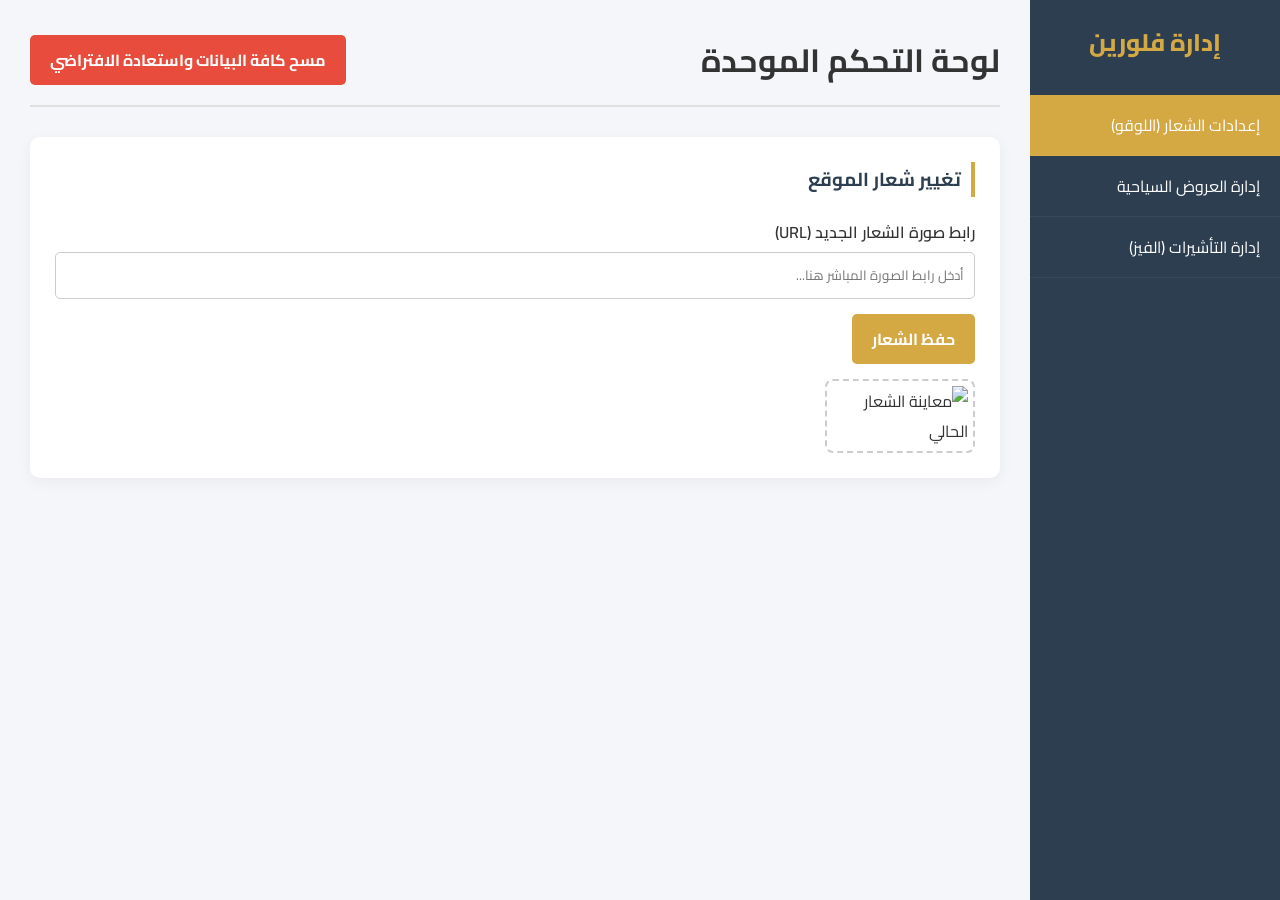
<file: admin.html>
<!DOCTYPE html>
<html lang="ar" dir="rtl">
<head>
    <meta charset="UTF-8">
    <meta name="viewport" content="width=device-width, initial-scale=1.0">
    <title>لوحة التحكم - فلورين للسفر والسياحة</title>
    <link href="https://fonts.googleapis.com/css2?family=Cairo:wght@400;600;700;800&display=swap" rel="stylesheet">
    <style>
        :root {
            --primary: #2C3E50;
            --gold: #D4A843;
            --bg-color: #F4F6F9;
            --white: #FFFFFF;
            --text-dark: #333333;
            --danger: #E74C3C;
        }

        * { margin: 0; padding: 0; box-sizing: border-box; font-family: 'Cairo', sans-serif; }
        
        body { background-color: var(--bg-color); color: var(--text-dark); display: flex; min-height: 100vh; }

        /* القائمة الجانبية */
        .sidebar { width: 250px; background-color: var(--primary); color: var(--white); padding: 20px 0; }
        .sidebar h2 { text-align: center; color: var(--gold); margin-bottom: 30px; font-weight: 800; }
        .sidebar ul { list-style: none; }
        .sidebar ul li { padding: 15px 20px; border-bottom: 1px solid rgba(255,255,255,0.05); cursor: pointer; transition: 0.3s; }
        .sidebar ul li:hover, .sidebar ul li.active { background-color: var(--gold); color: var(--white); }

        /* المحتوى الرئيسي */
        .main-content { flex: 1; padding: 30px; overflow-y: auto; }
        .header { display: flex; justify-content: space-between; align-items: center; margin-bottom: 30px; padding-bottom: 15px; border-bottom: 2px solid #E0E0E0; }
        
        /* الأقسام */
        .section { display: none; background: var(--white); padding: 25px; border-radius: 10px; box-shadow: 0 4px 15px rgba(0,0,0,0.05); margin-bottom: 30px; }
        .section.active { display: block; }
        .section h3 { margin-bottom: 20px; color: var(--primary); border-right: 4px solid var(--gold); padding-right: 10px; }

        /* النماذج */
        .form-group { margin-bottom: 15px; }
        .form-group label { display: block; margin-bottom: 5px; font-weight: 600; }
        .form-group input, .form-group textarea { width: 100%; padding: 10px; border: 1px solid #CCC; border-radius: 5px; outline: none; }
        .form-group input:focus, .form-group textarea:focus { border-color: var(--gold); }
        
        button { background-color: var(--gold); color: var(--white); border: none; padding: 10px 20px; border-radius: 5px; cursor: pointer; font-weight: bold; font-size: 1rem; transition: 0.3s; }
        button:hover { background-color: #B8912F; }
        button.delete-btn { background-color: var(--danger); padding: 5px 10px; font-size: 0.8rem; }
        button.delete-btn:hover { background-color: #C0392B; }

        /* الجداول */
        table { width: 100%; border-collapse: collapse; margin-top: 20px; }
        table th, table td { padding: 12px; text-align: right; border-bottom: 1px solid #EEE; }
        table th { background-color: #F8F9FA; color: var(--primary); }
        .logo-preview { max-width: 150px; margin-top: 15px; border-radius: 8px; border: 2px dashed #CCC; padding: 5px; display: block; }
    </style>
</head>
<body>

    <div class="sidebar">
        <h2>إدارة فلورين</h2>
        <ul>
            <li id="tab-logo-section" class="active" onclick="switchTab('logo-section', this)">إعدادات الشعار (اللوقو)</li>
            <li id="tab-offers-section" onclick="switchTab('offers-section', this)">إدارة العروض السياحية</li>
            <li id="tab-visas-section" onclick="switchTab('visas-section', this)">إدارة التأشيرات (الفيز)</li>
        </ul>
    </div>

    <div class="main-content">
        <div class="header">
            <h1>لوحة التحكم الموحدة</h1>
            <button onclick="clearData()" style="background-color: var(--danger);">مسح كافة البيانات واستعادة الافتراضي</button>
        </div>

        <div id="logo-section" class="section active">
            <h3>تغيير شعار الموقع</h3>
            <div class="form-group">
                <label>رابط صورة الشعار الجديد (URL)</label>
                <input type="text" id="logoUrl" placeholder="أدخل رابط الصورة المباشر هنا...">
            </div>
            <button onclick="saveLogo()">حفظ الشعار</button>
            <img id="currentLogoPreview" class="logo-preview" alt="معاينة الشعار الحالي">
        </div>

        <div id="offers-section" class="section">
            <h3>إضافة عرض سياحي جديد</h3>
            <div class="form-group"><label>عنوان العرض</label><input type="text" id="offerTitle"></div>
            <div class="form-group"><label>المدة</label><input type="text" id="offerDuration" placeholder="مثال: 7 أيام / 6 ليالي"></div>
            <div class="form-group"><label>الشارة (اختياري)</label><input type="text" id="offerBadge" placeholder="مثال: الأكثر مبيعاً"></div>
            <div class="form-group"><label>رابط الصورة</label><input type="text" id="offerImage"></div>
            <div class="form-group"><label>المميزات (افصل بينها بفاصلة ،)</label><textarea id="offerFeatures" rows="3"></textarea></div>
            <div class="form-group"><label>السعر</label><input type="text" id="offerPrice"></div>
            <button onclick="addOffer()">إضافة العرض</button>

            <h3 style="margin-top: 40px;">العروض الحالية</h3>
            <table>
                <thead><tr><th>العنوان</th><th>السعر</th><th>المدة</th><th>إجراء</th></tr></thead>
                <tbody id="offersTableBody"></tbody>
            </table>
        </div>

        <div id="visas-section" class="section">
            <h3>إضافة تأشيرة جديدة</h3>
            <div class="form-group"><label>اسم التأشيرة</label><input type="text" id="visaTitle"></div>
            <div class="form-group"><label>مدة الاستخراج</label><input type="text" id="visaDuration"></div>
            <div class="form-group"><label>الشارة (اختياري)</label><input type="text" id="visaBadge"></div>
            <div class="form-group"><label>رابط الصورة</label><input type="text" id="visaImage"></div>
            <div class="form-group"><label>المتطلبات (افصل بينها بفاصلة ،)</label><textarea id="visaFeatures" rows="3"></textarea></div>
            <div class="form-group"><label>السعر</label><input type="text" id="visaPrice"></div>
            <button onclick="addVisa()">إضافة التأشيرة</button>

            <h3 style="margin-top: 40px;">التأشيرات الحالية</h3>
            <table>
                <thead><tr><th>اسم التأشيرة</th><th>السعر</th><th>مدة الاستخراج</th><th>إجراء</th></tr></thead>
                <tbody id="visasTableBody"></tbody>
            </table>
        </div>
    </div>

    <script>
        // التهيئة وجلب البيانات المحفوظة أو استخدام مصفوفات فارغة
        let offers = JSON.parse(localStorage.getItem('savedOffers')) || [];
        let visas = JSON.parse(localStorage.getItem('savedVisas')) || [];
        let savedLogo = localStorage.getItem('savedLogo') || '';

        // التنقل بين الأقسام (تم إصلاح تمرير العنصر المضغوط)
        function switchTab(tabId, element) {
            // إخفاء كافة الأقسام وإزالة الخلفية النشطة من القائمة
            document.querySelectorAll('.section').forEach(sec => sec.classList.remove('active'));
            document.querySelectorAll('.sidebar li').forEach(li => li.classList.remove('active'));
            
            // تفعيل القسم المختار والعنصر المختار في القائمة الجانبية
            document.getElementById(tabId).classList.add('active');
            element.classList.add('active');
        }

        // إعدادات الشعار
        if(savedLogo) {
            document.getElementById('currentLogoPreview').src = savedLogo;
            document.getElementById('logoUrl').value = savedLogo;
        }
        
        function saveLogo() {
            const url = document.getElementById('logoUrl').value.trim();
            if(url) {
                localStorage.setItem('savedLogo', url);
                document.getElementById('currentLogoPreview').src = url;
                alert('تم حفظ الشعار بنجاح! قم بتحديث الصفحة الرئيسية لرؤية التغيير.');
            } else {
                alert('الرجاء إدخال رابط الصورة أولاً.');
            }
        }

        // إضافة وعرض العروض
        function addOffer() {
            const title = document.getElementById('offerTitle').value.trim();
            const price = document.getElementById('offerPrice').value.trim();
            
            if(!title || !price) {
                alert('يرجى ملء الحقول الأساسية (العنوان والسعر)');
                return;
            }

            const offer = {
                title: title,
                duration: document.getElementById('offerDuration').value.trim(),
                badge: document.getElementById('offerBadge').value.trim(),
                image: document.getElementById('offerImage').value.trim(),
                features: document.getElementById('offerFeatures').value.split('،').map(item => item.trim()).filter(i => i),
                price: price
            };
            
            offers.push(offer);
            localStorage.setItem('savedOffers', JSON.stringify(offers));
            renderTable('offersTableBody', offers, 'offers');
            
            // تفريغ الحقول بعد الإضافة نجاح
            document.getElementById('offerTitle').value = '';
            document.getElementById('offerDuration').value = '';
            document.getElementById('offerBadge').value = '';
            document.getElementById('offerImage').value = '';
            document.getElementById('offerFeatures').value = '';
            document.getElementById('offerPrice').value = '';
            
            alert('تمت إضافة العرض بنجاح!');
        }

        // إضافة وعرض التأشيرات
        function addVisa() {
            const title = document.getElementById('visaTitle').value.trim();
            const price = document.getElementById('visaPrice').value.trim();

            if(!title || !price) {
                alert('يرجى ملء الحقول الأساسية (اسم التأشيرة والسعر)');
                return;
            }

            const visa = {
                title: title,
                duration: document.getElementById('visaDuration').value.trim(),
                badge: document.getElementById('visaBadge').value.trim(),
                image: document.getElementById('visaImage').value.trim(),
                features: document.getElementById('visaFeatures').value.split('،').map(item => item.trim()).filter(i => i),
                price: price
            };
            
            visas.push(visa);
            localStorage.setItem('savedVisas', JSON.stringify(visas));
            renderTable('visasTableBody', visas, 'visas');
            
            // تفريغ الحقول بعد الإضافة بنجاح
            document.getElementById('visaTitle').value = '';
            document.getElementById('visaDuration').value = '';
            document.getElementById('visaBadge').value = '';
            document.getElementById('visaImage').value = '';
            document.getElementById('visaFeatures').value = '';
            document.getElementById('visaPrice').value = '';

            alert('تمت إضافة التأشيرة بنجاح!');
        }

        // رسم الجداول
        function renderTable(tbodyId, dataArray, type) {
            const tbody = document.getElementById(tbodyId);
            tbody.innerHTML = '';
            dataArray.forEach((item, index) => {
                tbody.innerHTML += `
                    <tr>
                        <td>${item.title}</td>
                        <td>${item.price}</td>
                        <td>${item.duration || '-'}</td>
                        <td><button class="delete-btn" onclick="deleteItem(${index}, '${type}')">حذف</button></td>
                    </tr>
                `;
            });
        }

        // حذف عنصر
        function deleteItem(index, type) {
            if(confirm('هل أنت متأكد من رغبتك في حذف هذا العنصر؟')) {
                if(type === 'offers') {
                    offers.splice(index, 1);
                    localStorage.setItem('savedOffers', JSON.stringify(offers));
                    renderTable('offersTableBody', offers, 'offers');
                } else {
                    visas.splice(index, 1);
                    localStorage.setItem('savedVisas', JSON.stringify(visas));
                    renderTable('visasTableBody', visas, 'visas');
                }
            }
        }

        // مسح البيانات
        function clearData() {
            if(confirm('هل أنت متأكد من مسح جميع البيانات المخصصة؟ سيتم العودة للبيانات الافتراضية.')) {
                localStorage.clear();
                location.reload();
            }
        }

        // التحميل الأولي للجداول عند فتح الصفحة
        renderTable('offersTableBody', offers, 'offers');
        renderTable('visasTableBody', visas, 'visas');
    </script>
</body>
</html>
</file>
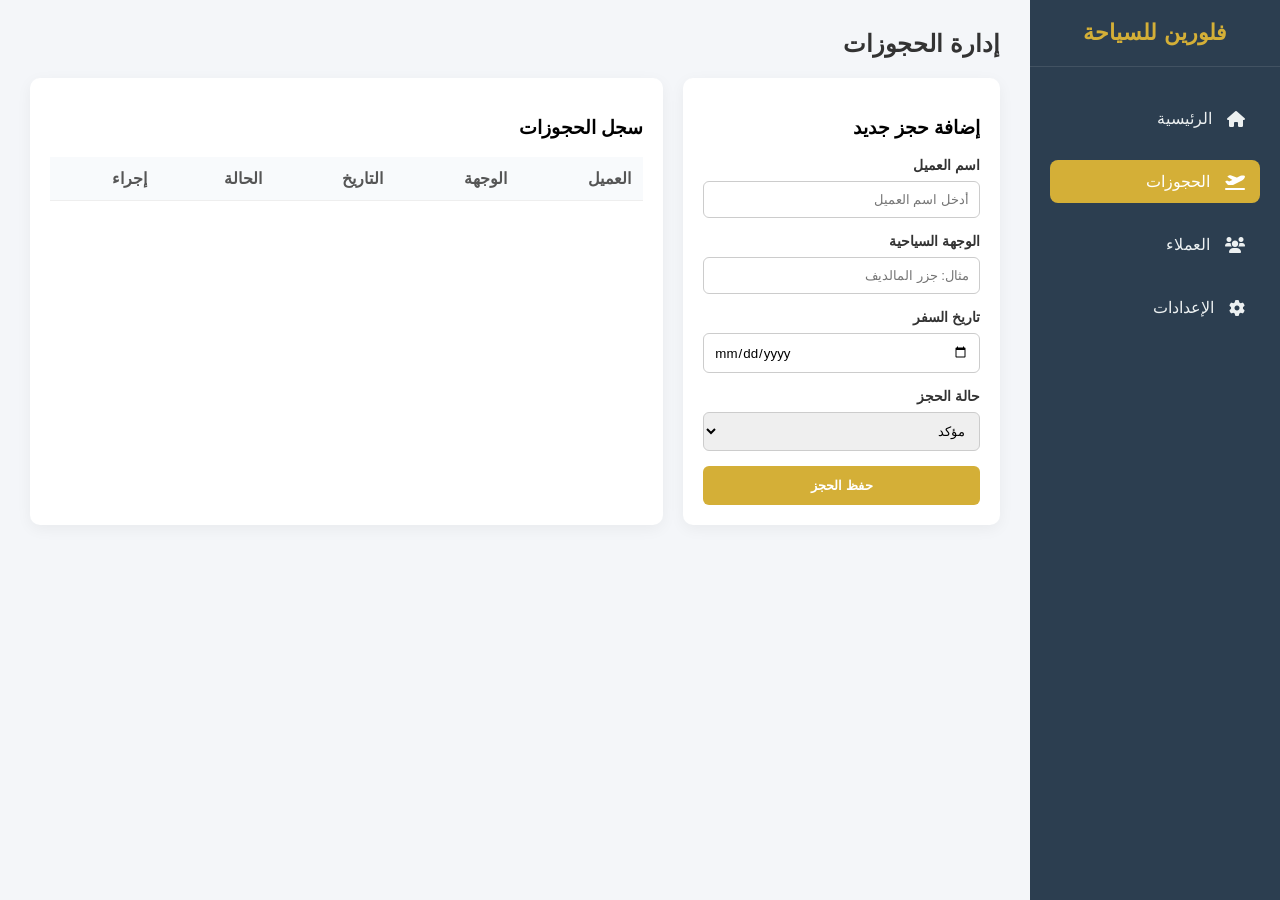
<file: bookings.html>
<!DOCTYPE html>
<html lang="ar" dir="rtl">
<head>
    <meta charset="UTF-8">
    <meta name="viewport" content="width=device-width, initial-scale=1.0">
    <title>إدارة الحجوزات - فلورين للسياحة</title>
    <link href="https://cdnjs.cloudflare.com/ajax/libs/font-awesome/6.0.0/css/all.min.css" rel="stylesheet">
    <style>
        /* نفس الإعدادات العامة للوحة التحكم للحفاظ على الهوية */
        :root {
            --primary-gold: #d4af37;
            --dark-gold: #bfa030;
            --sidebar-bg: #2c3e50;
            --bg-color: #f4f6f9;
            --text-dark: #333;
            --text-light: #ecf0f1;
            --white: #ffffff;
        }

        body {
            margin: 0;
            padding: 0;
            font-family: 'Segoe UI', Tahoma, Geneva, Verdana, sans-serif;
            background-color: var(--bg-color);
            display: flex;
            min-height: 100vh;
        }

        /* القائمة الجانبية */
        .sidebar {
            width: 250px;
            background-color: var(--sidebar-bg);
            color: var(--text-light);
            display: flex;
            flex-direction: column;
            position: fixed;
            height: 100%;
        }

        .sidebar-header {
            padding: 20px;
            text-align: center;
            border-bottom: 1px solid rgba(255,255,255,0.1);
        }

        .sidebar-header h2 {
            margin: 0;
            color: var(--primary-gold);
            font-size: 22px;
        }

        .nav-links {
            list-style: none;
            padding: 0;
            margin: 20px 0;
            flex-grow: 1;
        }

        .nav-links li { padding: 10px 20px; }

        .nav-links a {
            color: var(--text-light);
            text-decoration: none;
            display: flex;
            align-items: center;
            gap: 15px;
            padding: 12px 15px;
            border-radius: 8px;
            transition: all 0.3s;
        }

        .nav-links a:hover, .nav-links a.active {
            background-color: var(--primary-gold);
            color: var(--white);
        }

        /* مساحة العمل الرئيسية */
        .main-content {
            margin-right: 250px;
            padding: 30px;
            flex-grow: 1;
            width: calc(100% - 250px);
            box-sizing: border-box;
        }

        .page-title {
            margin-top: 0;
            color: var(--text-dark);
            margin-bottom: 20px;
        }

        /* تقسيم الشاشة لنموذج الإدخال وجدول العرض */
        .content-grid {
            display: grid;
            grid-template-columns: 1fr 2fr;
            gap: 20px;
        }

        .panel {
            background: var(--white);
            padding: 20px;
            border-radius: 10px;
            box-shadow: 0 4px 15px rgba(0,0,0,0.05);
        }

        /* تنسيق نموذج الإدخال */
        .form-group {
            margin-bottom: 15px;
        }

        .form-group label {
            display: block;
            margin-bottom: 8px;
            font-weight: bold;
            color: var(--text-dark);
            font-size: 14px;
        }

        .form-group input, .form-group select {
            width: 100%;
            padding: 10px;
            border: 1px solid #ccc;
            border-radius: 6px;
            box-sizing: border-box;
            font-family: inherit;
        }

        .btn-submit {
            width: 100%;
            padding: 12px;
            background-color: var(--primary-gold);
            color: #fff;
            border: none;
            border-radius: 6px;
            font-weight: bold;
            cursor: pointer;
            transition: background 0.3s;
        }

        .btn-submit:hover { background-color: var(--dark-gold); }

        /* تنسيق الجدول */
        table {
            width: 100%;
            border-collapse: collapse;
        }

        th, td {
            padding: 12px;
            text-align: right;
            border-bottom: 1px solid #eee;
        }

        th { background-color: #f8fafc; color: #555; }

        .btn-delete {
            background-color: #e74c3c;
            color: white;
            border: none;
            padding: 6px 12px;
            border-radius: 4px;
            cursor: pointer;
            font-size: 12px;
        }

        .btn-delete:hover { background-color: #c0392b; }

        .status {
            padding: 4px 8px;
            border-radius: 20px;
            font-size: 11px;
            font-weight: bold;
        }

        .status.confirmed { background-color: #d4edda; color: #155724; }
        .status.pending { background-color: #fff3cd; color: #856404; }
    </style>
</head>
<body>

    <!-- القائمة الجانبية -->
    <aside class="sidebar">
        <div class="sidebar-header">
            <h2>فلورين للسياحة</h2>
        </div>
        <ul class="nav-links">
            <!-- لاحظ كيف تم تعديل الرابط للعودة للرئيسية -->
            <li><a href="dashboard.html"><i class="fas fa-home"></i> الرئيسية</a></li>
            <li><a href="bookings.html" class="active"><i class="fas fa-plane-departure"></i> الحجوزات</a></li>
            <li><a href="#"><i class="fas fa-users"></i> العملاء</a></li>
            <li><a href="#"><i class="fas fa-cog"></i> الإعدادات</a></li>
        </ul>
    </aside>

    <!-- مساحة العمل الرئيسية -->
    <main class="main-content">
        <h2 class="page-title">إدارة الحجوزات</h2>
        
        <div class="content-grid">
            <!-- قسم إضافة حجز جديد -->
            <div class="panel">
                <h3>إضافة حجز جديد</h3>
                <form id="bookingForm">
                    <div class="form-group">
                        <label>اسم العميل</label>
                        <input type="text" id="clientName" required placeholder="أدخل اسم العميل">
                    </div>
                    <div class="form-group">
                        <label>الوجهة السياحية</label>
                        <input type="text" id="destination" required placeholder="مثال: جزر المالديف">
                    </div>
                    <div class="form-group">
                        <label>تاريخ السفر</label>
                        <input type="date" id="travelDate" required>
                    </div>
                    <div class="form-group">
                        <label>حالة الحجز</label>
                        <select id="bookingStatus">
                            <option value="confirmed">مؤكد</option>
                            <option value="pending">قيد الانتظار</option>
                        </select>
                    </div>
                    <button type="submit" class="btn-submit">حفظ الحجز</button>
                </form>
            </div>

            <!-- قسم عرض الحجوزات -->
            <div class="panel">
                <h3>سجل الحجوزات</h3>
                <table>
                    <thead>
                        <tr>
                            <th>العميل</th>
                            <th>الوجهة</th>
                            <th>التاريخ</th>
                            <th>الحالة</th>
                            <th>إجراء</th>
                        </tr>
                    </thead>
                    <tbody id="bookingsTableBody">
                        <!-- سيتم إضافة الحجوزات هنا برمجياً -->
                    </tbody>
                </table>
            </div>
        </div>
    </main>

    <script>
        // مصفوفة لتخزين الحجوزات
        let bookings = [];

        // دالة لتحميل البيانات من التخزين المحلي عند فتح الصفحة
        function loadBookings() {
            const savedBookings = localStorage.getItem('florinBookings');
            if (savedBookings) {
                bookings = JSON.parse(savedBookings);
            }
            renderTable();
        }

        // دالة لحفظ البيانات في التخزين المحلي
        function saveBookings() {
            localStorage.setItem('florinBookings', JSON.stringify(bookings));
        }

        // دالة لعرض البيانات في الجدول
        function renderTable() {
            const tbody = document.getElementById('bookingsTableBody');
            tbody.innerHTML = ''; // تفريغ الجدول قبل إعادة الرسم

            bookings.forEach((booking, index) => {
                const statusClass = booking.status === 'confirmed' ? 'confirmed' : 'pending';
                const statusText = booking.status === 'confirmed' ? 'مؤكد' : 'قيد الانتظار';

                const row = `
                    <tr>
                        <td>${booking.name}</td>
                        <td>${booking.destination}</td>
                        <td>${booking.date}</td>
                        <td><span class="status ${statusClass}">${statusText}</span></td>
                        <td><button class="btn-delete" onclick="deleteBooking(${index})">حذف</button></td>
                    </tr>
                `;
                tbody.innerHTML += row;
            });
        }

        // معالجة نموذج إدخال حجز جديد
        document.getElementById('bookingForm').addEventListener('submit', function(e) {
            e.preventDefault(); // منع تحديث الصفحة

            // جلب القيم من الحقول
            const newBooking = {
                name: document.getElementById('clientName').value,
                destination: document.getElementById('destination').value,
                date: document.getElementById('travelDate').value,
                status: document.getElementById('bookingStatus').value
            };

            // إضافة الحجز للمصفوفة وحفظه
            bookings.push(newBooking);
            saveBookings();
            renderTable();

            // تفريغ الحقول بعد الحفظ
            this.reset();
        });

        // دالة لحذف حجز معين
        function deleteBooking(index) {
            if(confirm('هل أنت متأكد من حذف هذا الحجز؟')) {
                bookings.splice(index, 1); // إزالة العنصر من المصفوفة
                saveBookings(); // تحديث التخزين المحلي
                renderTable(); // إعادة رسم الجدول
            }
        }

        // تشغيل دالة التحميل عند بدء تشغيل الصفحة
        loadBookings();
    </script>
</body>
</html>
</file>
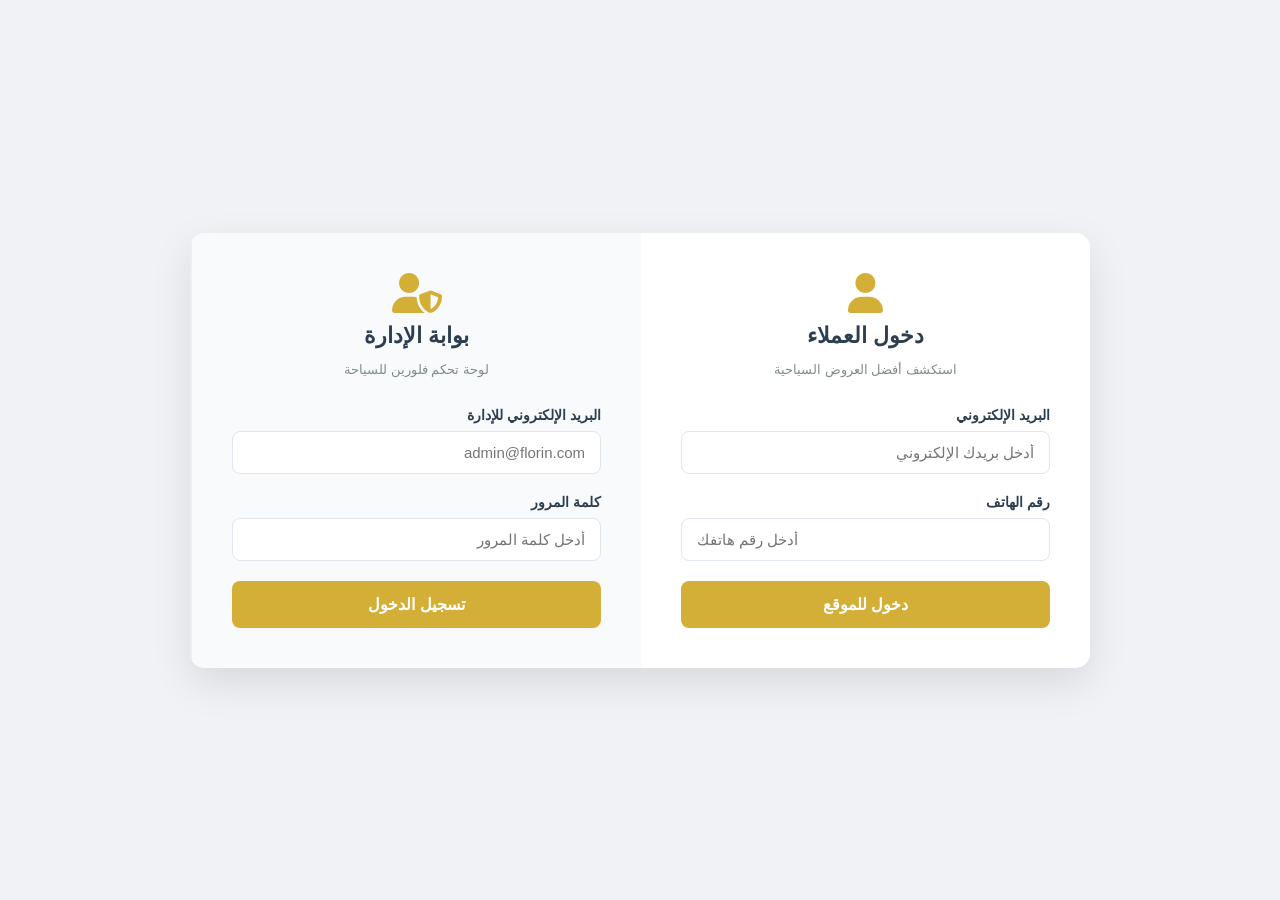
<file: customer-portal.htm>
<!DOCTYPE html>
<html lang="ar" dir="rtl">
<head>
    <meta charset="UTF-8">
    <meta name="viewport" content="width=device-width, initial-scale=1.0">
    <title>بوابة العملاء - فلورين للسياحة</title>
    <link href="https://cdnjs.cloudflare.com/ajax/libs/font-awesome/6.0.0/css/all.min.css" rel="stylesheet">
    <style>
        :root {
            --primary-gold: #d4af37;
            --dark-gold: #bfa030;
            --bg-color: #f8fafc;
            --text-dark: #2c3e50;
            --white: #ffffff;
        }

        body {
            margin: 0;
            padding: 0;
            font-family: 'Segoe UI', Tahoma, Geneva, Verdana, sans-serif;
            background-color: var(--bg-color);
            color: var(--text-dark);
        }

        /* الشريط العلوي */
        .navbar {
            background-color: var(--white);
            padding: 15px 40px;
            display: flex;
            justify-content: space-between;
            align-items: center;
            box-shadow: 0 4px 15px rgba(0,0,0,0.05);
            position: sticky;
            top: 0;
            z-index: 100;
        }

        .brand-logo {
            display: flex;
            align-items: center;
            gap: 10px;
            font-size: 22px;
            font-weight: bold;
            color: var(--primary-gold);
        }

        .user-profile {
            display: flex;
            align-items: center;
            gap: 15px;
            font-size: 14px;
        }

        .logout-btn {
            background: none;
            border: 1px solid #e74c3c;
            color: #e74c3c;
            padding: 6px 15px;
            border-radius: 20px;
            cursor: pointer;
            transition: all 0.3s;
        }

        .logout-btn:hover {
            background: #e74c3c;
            color: var(--white);
        }

        /* حاوية المحتوى */
        .container {
            max-width: 1200px;
            margin: 40px auto;
            padding: 0 20px;
        }

        .section-title {
            margin-bottom: 30px;
            font-size: 24px;
            border-right: 4px solid var(--primary-gold);
            padding-right: 15px;
        }

        /* شبكة العروض */
        .offers-grid {
            display: grid;
            grid-template-columns: repeat(auto-fit, minmax(300px, 1fr));
            gap: 25px;
            margin-bottom: 50px;
        }

        .offer-card {
            background: var(--white);
            border-radius: 12px;
            overflow: hidden;
            box-shadow: 0 10px 20px rgba(0,0,0,0.05);
            transition: transform 0.3s;
            display: flex;
            flex-direction: column;
        }

        .offer-card:hover {
            transform: translateY(-5px);
        }

        .offer-image {
            height: 200px;
            background-color: #e0e6ed;
            background-size: cover;
            background-position: center;
            display: flex;
            justify-content: center;
            align-items: center;
            color: #95a5a6;
            font-size: 40px;
            position: relative;
        }

        .offer-price {
            position: absolute;
            bottom: 15px;
            left: 15px;
            background: var(--primary-gold);
            color: var(--white);
            padding: 5px 15px;
            border-radius: 20px;
            font-weight: bold;
        }

        .offer-details {
            padding: 20px;
            flex-grow: 1;
            display: flex;
            flex-direction: column;
        }

        .offer-details h3 {
            margin: 0 0 10px 0;
            font-size: 18px;
        }

        .offer-details p {
            color: #7f8c8d;
            font-size: 14px;
            line-height: 1.6;
            margin-bottom: 20px;
            flex-grow: 1;
        }

        .book-btn {
            width: 100%;
            padding: 12px;
            background-color: var(--text-dark);
            color: var(--white);
            border: none;
            border-radius: 8px;
            font-size: 15px;
            font-weight: bold;
            cursor: pointer;
            transition: background 0.3s;
            margin-top: auto;
        }

        .book-btn:hover {
            background-color: var(--primary-gold);
        }

        .empty-message {
            text-align: center;
            color: #7f8c8d;
            padding: 40px;
            background: var(--white);
            border-radius: 10px;
            grid-column: 1 / -1;
        }
    </style>
</head>
<body>

    <!-- الشريط العلوي -->
    <nav class="navbar">
        <div class="brand-logo">
            <i class="fas fa-globe-americas"></i>
            فلورين للسياحة
        </div>
        <div class="user-profile">
            <span id="displayUserEmail">جاري التحميل...</span>
            <button class="logout-btn" onclick="customerLogout()">تسجيل الخروج</button>
        </div>
    </nav>

    <div class="container">
        <h2 class="section-title">أحدث العروض السياحية</h2>
        
        <!-- الحاوية التي سيتم ضخ العروض بداخلها برمجياً -->
        <div class="offers-grid" id="dynamicOffersContainer">
            <!-- العروض ستظهر هنا -->
        </div>
    </div>

    <script>
        let currentCustomer = null;

        // التحقق من جلسة العميل
        function checkCustomerSession() {
            const customerData = localStorage.getItem('florinCurrentCustomer');
            if (customerData) {
                currentCustomer = JSON.parse(customerData);
                document.getElementById('displayUserEmail').textContent = currentCustomer.email;
                loadDynamicOffers(); // تحميل العروض بعد التأكد من تسجيل الدخول
            } else {
                alert('يرجى تسجيل الدخول أولاً للوصول للعروض.');
                window.location.href = 'login.html';
            }
        }

        // جلب العروض من قاعدة البيانات المحلية وعرضها
        function loadDynamicOffers() {
            const container = document.getElementById('dynamicOffersContainer');
            container.innerHTML = ''; // تفريغ الحاوية

            const savedOffers = localStorage.getItem('florinOffers');
            let offers = savedOffers ? JSON.parse(savedOffers) : [];

            if (offers.length === 0) {
                container.innerHTML = '<div class="empty-message">نعتذر، لا توجد عروض متاحة حالياً. يرجى التحقق لاحقاً.</div>';
                return;
            }

            offers.forEach(offer => {
                // تحديد أيقونة افتراضية إذا لم يضع المدير رابط صورة
                let imageStyle = offer.image ? `background-image: url('${offer.image}');` : '';
                let iconHtml = offer.image ? '' : '<i class="fas fa-image"></i>';

                const cardHtml = `
                    <div class="offer-card">
                        <div class="offer-image" style="${imageStyle}">
                            ${iconHtml}
                            <div class="offer-price">${offer.price}$</div>
                        </div>
                        <div class="offer-details">
                            <h3>${offer.title}</h3>
                            <p>${offer.description}</p>
                            <button class="book-btn" onclick="bookOffer('${offer.title}')">احجز الآن</button>
                        </div>
                    </div>
                `;
                container.innerHTML += cardHtml;
            });
        }

        // دالة حجز العرض وإرساله للوحة الإدارة
        function bookOffer(offerName) {
            if (!currentCustomer) return;

            let bookings = [];
            const savedBookings = localStorage.getItem('florinBookings');
            if (savedBookings) {
                bookings = JSON.parse(savedBookings);
            }

            const today = new Date().toISOString().split('T')[0];

            const newBooking = {
                name: currentCustomer.phone, 
                destination: offerName,
                date: today,
                status: 'pending' 
            };

            bookings.push(newBooking);
            localStorage.setItem('florinBookings', JSON.stringify(bookings));

            alert(`تم استلام طلبك لـ [${offerName}] بنجاح! فريقنا سيتواصل معك قريباً لتأكيد الحجز.`);
        }

        // دالة تسجيل خروج العميل
        function customerLogout() {
            localStorage.removeItem('florinCurrentCustomer');
            window.location.href = 'login.html';
        }

        // التشغيل
        checkCustomerSession();
    </script>
</body>
</html>
</file>
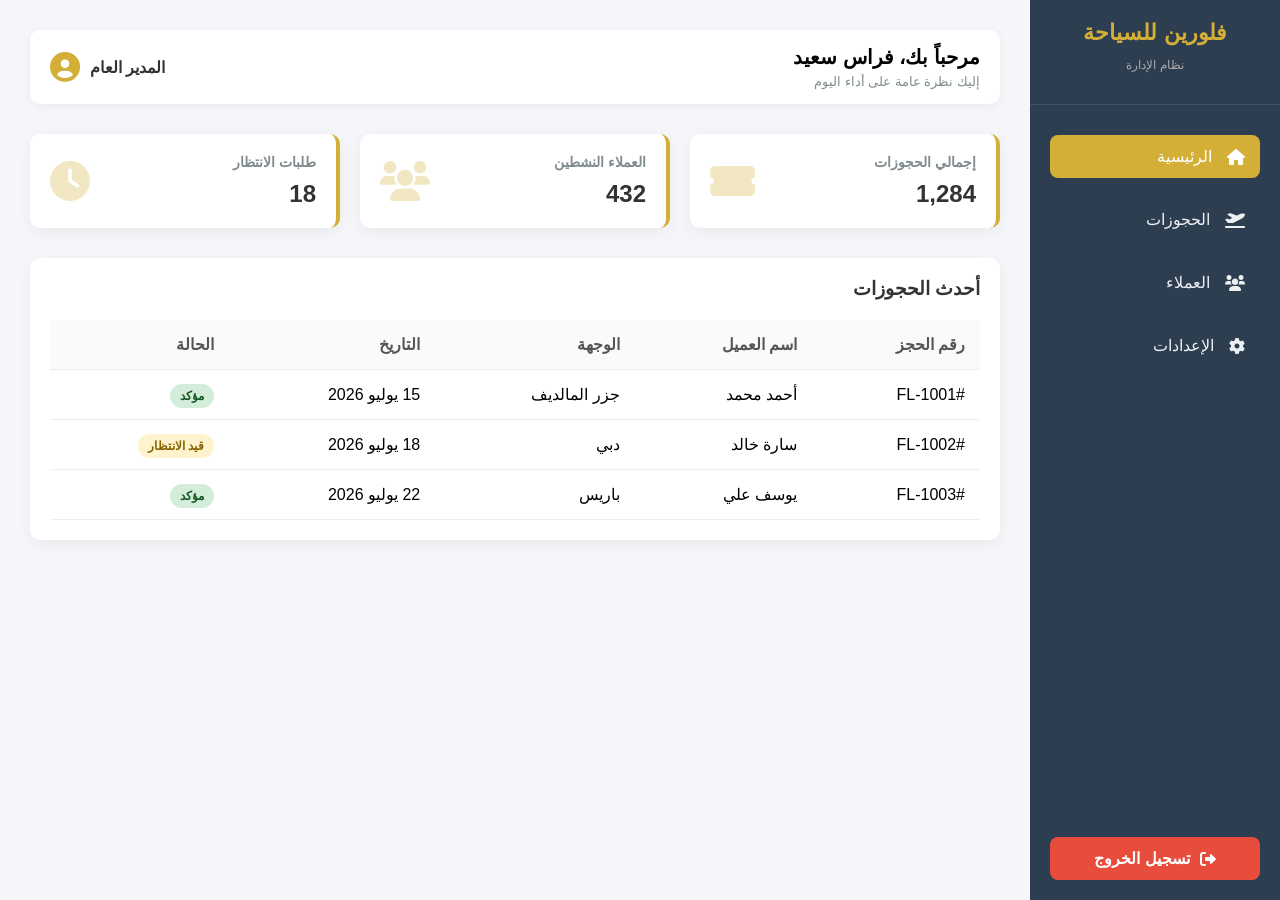
<file: dashboard.html>
<!DOCTYPE html>
<html lang="ar" dir="rtl">
<head>
    <meta charset="UTF-8">
    <meta name="viewport" content="width=device-width, initial-scale=1.0">
    <title>لوحة التحكم - فلورين للسياحة</title>
    <link href="https://cdnjs.cloudflare.com/ajax/libs/font-awesome/6.0.0/css/all.min.css" rel="stylesheet">
    <style>
        :root {
            --primary-gold: #d4af37;
            --dark-gold: #bfa030;
            --sidebar-bg: #2c3e50;
            --bg-color: #f4f6f9;
            --text-dark: #333;
            --text-light: #ecf0f1;
            --white: #ffffff;
        }

        body {
            margin: 0;
            padding: 0;
            font-family: 'Segoe UI', Tahoma, Geneva, Verdana, sans-serif;
            background-color: var(--bg-color);
            display: flex;
            min-height: 100vh;
        }

        /* تنسيق القائمة الجانبية */
        .sidebar {
            width: 250px;
            background-color: var(--sidebar-bg);
            color: var(--text-light);
            display: flex;
            flex-direction: column;
            position: fixed;
            height: 100%;
            transition: all 0.3s;
        }

        .sidebar-header {
            padding: 20px;
            text-align: center;
            border-bottom: 1px solid rgba(255,255,255,0.1);
        }

        .sidebar-header h2 {
            margin: 0;
            color: var(--primary-gold);
            font-size: 22px;
        }

        .nav-links {
            list-style: none;
            padding: 0;
            margin: 20px 0;
            flex-grow: 1;
        }

        .nav-links li {
            padding: 10px 20px;
        }

        .nav-links a {
            color: var(--text-light);
            text-decoration: none;
            display: flex;
            align-items: center;
            gap: 15px;
            padding: 12px 15px;
            border-radius: 8px;
            transition: all 0.3s;
        }

        .nav-links a:hover, .nav-links a.active {
            background-color: var(--primary-gold);
            color: var(--white);
        }

        .logout-btn {
            margin: 20px;
            padding: 12px;
            background-color: #e74c3c;
            color: white;
            border: none;
            border-radius: 8px;
            cursor: pointer;
            font-size: 16px;
            font-weight: bold;
            display: flex;
            align-items: center;
            justify-content: center;
            gap: 10px;
            transition: background 0.3s;
        }

        .logout-btn:hover {
            background-color: #c0392b;
        }

        /* تنسيق مساحة العمل الرئيسية */
        .main-content {
            margin-right: 250px; /* لترك مساحة للقائمة الجانبية */
            padding: 30px;
            flex-grow: 1;
            width: calc(100% - 250px);
            box-sizing: border-box;
        }

        .top-header {
            display: flex;
            justify-content: space-between;
            align-items: center;
            margin-bottom: 30px;
            background: var(--white);
            padding: 15px 20px;
            border-radius: 10px;
            box-shadow: 0 2px 10px rgba(0,0,0,0.05);
        }

        .user-info {
            display: flex;
            align-items: center;
            gap: 10px;
            font-weight: bold;
            color: var(--text-dark);
        }

        /* تنسيق بطاقات الإحصائيات */
        .cards-grid {
            display: grid;
            grid-template-columns: repeat(auto-fit, minmax(250px, 1fr));
            gap: 20px;
            margin-bottom: 30px;
        }

        .stat-card {
            background: var(--white);
            padding: 20px;
            border-radius: 10px;
            box-shadow: 0 4px 15px rgba(0,0,0,0.05);
            display: flex;
            align-items: center;
            justify-content: space-between;
            border-right: 4px solid var(--primary-gold);
        }

        .stat-info h3 {
            margin: 0 0 10px 0;
            color: #7f8c8d;
            font-size: 14px;
        }

        .stat-info p {
            margin: 0;
            font-size: 24px;
            font-weight: bold;
            color: var(--text-dark);
        }

        .stat-icon {
            font-size: 40px;
            color: rgba(212, 175, 55, 0.3);
        }

        /* تنسيق جدول البيانات */
        .data-table-container {
            background: var(--white);
            padding: 20px;
            border-radius: 10px;
            box-shadow: 0 4px 15px rgba(0,0,0,0.05);
        }

        .data-table-container h3 {
            margin-top: 0;
            color: var(--text-dark);
            margin-bottom: 20px;
        }

        table {
            width: 100%;
            border-collapse: collapse;
        }

        th, td {
            padding: 15px;
            text-align: right;
            border-bottom: 1px solid #eee;
        }

        th {
            background-color: #f8fafc;
            color: #555;
            font-weight: 600;
        }

        .status {
            padding: 5px 10px;
            border-radius: 20px;
            font-size: 12px;
            font-weight: bold;
        }

        .status.confirmed {
            background-color: #d4edda;
            color: #155724;
        }

        .status.pending {
            background-color: #fff3cd;
            color: #856404;
        }
    </style>
</head>
<body>

    <!-- القائمة الجانبية -->
    <aside class="sidebar">
        <div class="sidebar-header">
            <h2>فلورين للسياحة</h2>
            <p style="font-size: 12px; color: #aaa;">نظام الإدارة</p>
        </div>
        <ul class="nav-links">
            <li><a href="#" class="active"><i class="fas fa-home"></i> الرئيسية</a></li>
            <li><a href="bookings.html"><i class="fas fa-plane-departure"></i> الحجوزات</a></li>
            <li><a href="#"><i class="fas fa-users"></i> العملاء</a></li>
            <li><a href="#"><i class="fas fa-cog"></i> الإعدادات</a></li>
        </ul>
        <button class="logout-btn" onclick="logout()"><i class="fas fa-sign-out-alt"></i> تسجيل الخروج</button>
    </aside>

    <!-- مساحة العمل الرئيسية -->
    <main class="main-content">
        <!-- الشريط العلوي -->
        <header class="top-header">
            <div>
                <h2 style="margin: 0; font-size: 20px;">مرحباً بك، فراس سعيد</h2>
                <p style="margin: 5px 0 0; font-size: 13px; color: #7f8c8d;">إليك نظرة عامة على أداء اليوم</p>
            </div>
            <div class="user-info">
                <span>المدير العام</span>
                <i class="fas fa-user-circle" style="font-size: 30px; color: var(--primary-gold);"></i>
            </div>
        </header>

        <!-- بطاقات الإحصائيات -->
        <div class="cards-grid">
            <div class="stat-card">
                <div class="stat-info">
                    <h3>إجمالي الحجوزات</h3>
                    <p>1,284</p>
                </div>
                <i class="fas fa-ticket-alt stat-icon"></i>
            </div>
            <div class="stat-card">
                <div class="stat-info">
                    <h3>العملاء النشطين</h3>
                    <p>432</p>
                </div>
                <i class="fas fa-users stat-icon"></i>
            </div>
            <div class="stat-card">
                <div class="stat-info">
                    <h3>طلبات الانتظار</h3>
                    <p>18</p>
                </div>
                <i class="fas fa-clock stat-icon"></i>
            </div>
        </div>

        <!-- جدول أحدث الحجوزات -->
        <div class="data-table-container">
            <h3>أحدث الحجوزات</h3>
            <table>
                <thead>
                    <tr>
                        <th>رقم الحجز</th>
                        <th>اسم العميل</th>
                        <th>الوجهة</th>
                        <th>التاريخ</th>
                        <th>الحالة</th>
                    </tr>
                </thead>
                <tbody>
                    <tr>
                        <td>#FL-1001</td>
                        <td>أحمد محمد</td>
                        <td>جزر المالديف</td>
                        <td>15 يوليو 2026</td>
                        <td><span class="status confirmed">مؤكد</span></td>
                    </tr>
                    <tr>
                        <td>#FL-1002</td>
                        <td>سارة خالد</td>
                        <td>دبي</td>
                        <td>18 يوليو 2026</td>
                        <td><span class="status pending">قيد الانتظار</span></td>
                    </tr>
                    <tr>
                        <td>#FL-1003</td>
                        <td>يوسف علي</td>
                        <td>باريس</td>
                        <td>22 يوليو 2026</td>
                        <td><span class="status confirmed">مؤكد</span></td>
                    </tr>
                </tbody>
            </table>
        </div>
    </main>

    <script>
        // دالة تسجيل الخروج للعودة لصفحة تسجيل الدخول
        function logout() {
            if(confirm('هل أنت متأكد أنك تريد تسجيل الخروج؟')) {
                // يرجى استبدال 'login.html' باسم ملف صفحة تسجيل الدخول الخاص بك
                window.location.href = 'login.html';
            }
        }
    </script>
</body>
                                                        </html>
</file>
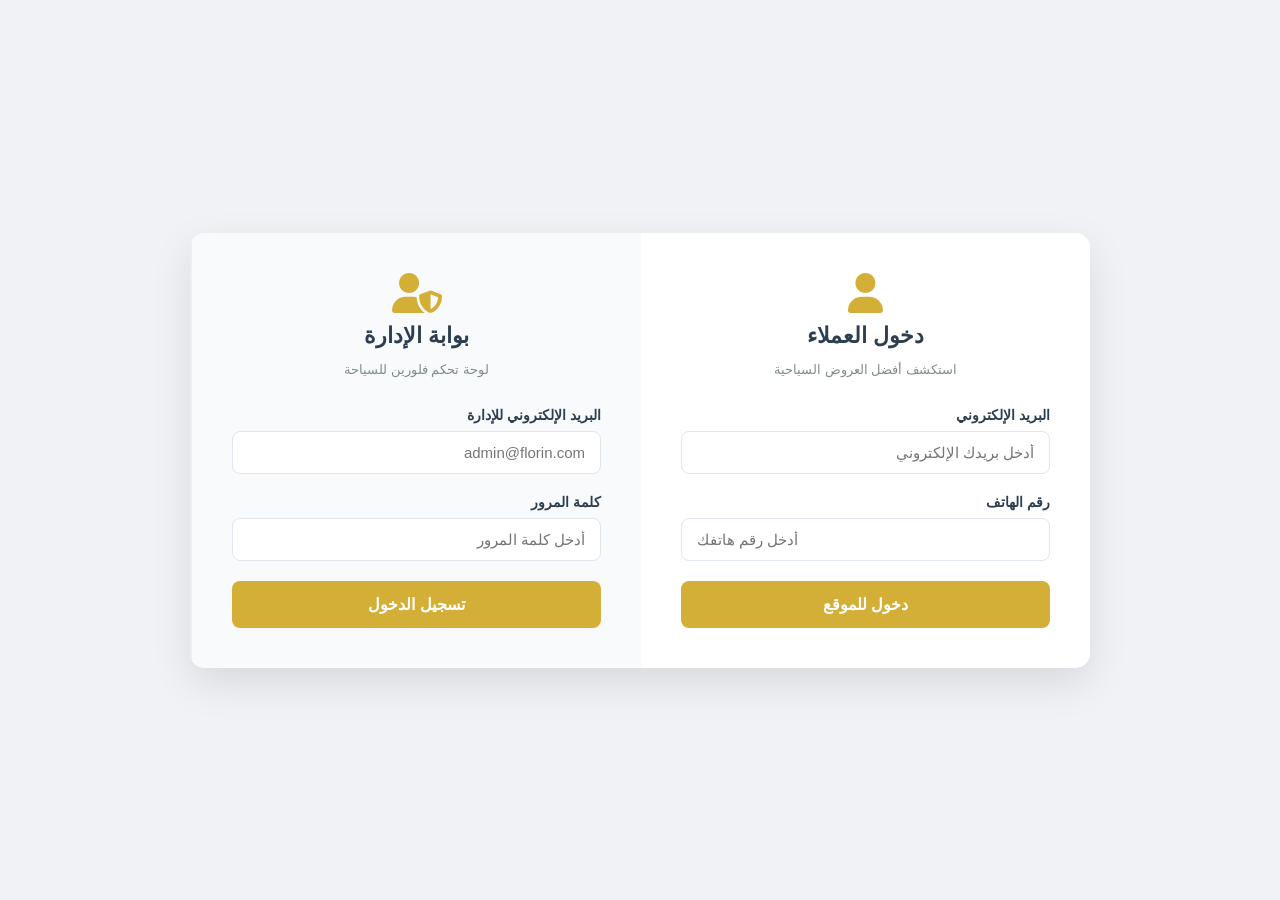
<file: login.html>
<!DOCTYPE html>
<html lang="ar" dir="rtl">
<head>
    <meta charset="UTF-8">
    <meta name="viewport" content="width=device-width, initial-scale=1.0">
    <title>تسجيل الدخول - فلورين للسياحة</title>
    <link href="https://cdnjs.cloudflare.com/ajax/libs/font-awesome/6.0.0/css/all.min.css" rel="stylesheet">
    <style>
        :root {
            --primary-gold: #d4af37;
            --dark-gold: #bfa030;
            --bg-color: #f0f2f5;
            --text-dark: #2c3e50;
            --white: #ffffff;
        }

        body {
            margin: 0;
            padding: 0;
            font-family: 'Segoe UI', Tahoma, Geneva, Verdana, sans-serif;
            background-color: var(--bg-color);
            display: flex;
            justify-content: center;
            align-items: center;
            min-height: 100vh;
        }

        .split-container {
            display: flex;
            width: 100%;
            max-width: 900px;
            background: var(--white);
            border-radius: 15px;
            box-shadow: 0 15px 40px rgba(0, 0, 0, 0.1);
            overflow: hidden;
            margin: 20px;
        }

        .form-section {
            flex: 1;
            padding: 40px;
            box-sizing: border-box;
        }

        .admin-section {
            background-color: #f8fafc;
            border-left: 2px solid #eee;
        }

        .customer-section {
            background-color: var(--white);
        }

        .section-header {
            text-align: center;
            margin-bottom: 30px;
        }

        .section-header i {
            font-size: 40px;
            color: var(--primary-gold);
            margin-bottom: 10px;
        }

        .section-header h2 {
            margin: 0;
            color: var(--text-dark);
            font-size: 22px;
        }

        .input-group {
            margin-bottom: 20px;
        }

        .input-group label {
            display: block;
            margin-bottom: 8px;
            color: var(--text-dark);
            font-weight: 600;
            font-size: 14px;
        }

        .input-group input {
            width: 100%;
            padding: 12px 15px;
            border: 1.5px solid #e0e6ed;
            border-radius: 8px;
            font-size: 15px;
            box-sizing: border-box;
            transition: border-color 0.3s;
        }

        .input-group input:focus {
            border-color: var(--primary-gold);
            outline: none;
        }

        .login-btn {
            width: 100%;
            padding: 14px;
            background-color: var(--primary-gold);
            color: #fff;
            border: none;
            border-radius: 8px;
            font-size: 16px;
            font-weight: bold;
            cursor: pointer;
            transition: background-color 0.3s;
        }

        .login-btn:hover {
            background-color: var(--dark-gold);
        }

        /* استجابة الشاشات الصغيرة */
        @media (max-width: 768px) {
            .split-container {
                flex-direction: column;
            }
            .admin-section {
                border-left: none;
                border-top: 2px solid #eee;
            }
        }
    </style>
</head>
<body>

    <div class="split-container">
        
        <!-- قسم دخول العملاء -->
        <div class="form-section customer-section">
            <div class="section-header">
                <i class="fas fa-user"></i>
                <h2>دخول العملاء</h2>
                <p style="color: #7f8c8d; font-size: 13px;">استكشف أفضل العروض السياحية</p>
            </div>
            <form id="customerForm">
                <div class="input-group">
                    <label>البريد الإلكتروني</label>
                    <input type="email" id="customerEmail" required placeholder="أدخل بريدك الإلكتروني">
                </div>
                <div class="input-group">
                    <label>رقم الهاتف</label>
                    <input type="tel" id="customerPhone" required placeholder="أدخل رقم هاتفك">
                </div>
                <button type="submit" class="login-btn">دخول للموقع</button>
            </form>
        </div>

        <!-- قسم دخول الإدارة -->
        <div class="form-section admin-section">
            <div class="section-header">
                <i class="fas fa-user-shield"></i>
                <h2>بوابة الإدارة</h2>
                <p style="color: #7f8c8d; font-size: 13px;">لوحة تحكم فلورين للسياحة</p>
            </div>
            <form id="adminForm">
                <div class="input-group">
                    <label>البريد الإلكتروني للإدارة</label>
                    <input type="email" id="adminEmail" required placeholder="admin@florin.com">
                </div>
                <div class="input-group">
                    <label>كلمة المرور</label>
                    <input type="password" id="adminPassword" required placeholder="أدخل كلمة المرور">
                </div>
                <button type="submit" class="login-btn">تسجيل الدخول</button>
            </form>
        </div>

    </div>

        <script>
        // إعدادات الإدارة
        const ADMIN_EMAIL = 'firassaeed44@gmail.com';
        const ADMIN_PASSWORD = 'Flourin@33';

        // معالجة دخول الإدارة
        document.getElementById('adminForm').addEventListener('submit', function(e) {
            e.preventDefault();
            const email = document.getElementById('adminEmail').value.trim();
            const password = document.getElementById('adminPassword').value;

            if (email === ADMIN_EMAIL && password === ADMIN_PASSWORD) {
                window.location.href = 'dashboard.html';
            } else {
                alert('بيانات الإدارة غير صحيحة.');
            }
        });

        // معالجة دخول العملاء
        document.getElementById('customerForm').addEventListener('submit', function(e) {
            e.preventDefault();
            const email = document.getElementById('customerEmail').value.trim();
            const phone = document.getElementById('customerPhone').value.trim();

            if (email && phone) {
                // حفظ بيانات العميل محلياً لاستخدامها لاحقاً في عمليات الحجز
                const customerData = { email: email, phone: phone };
                localStorage.setItem('florinCurrentCustomer', JSON.stringify(customerData));
                
                alert('تم تسجيل الدخول بنجاح كعميل! سيتم توجيهك لصفحة العروض الآن.');
                
                // التوجيه الفعلي لصفحة العملاء
                `window.location.href = './customer-portal.html';`

            }
        });
    </script>

</body>
</html>
</file>
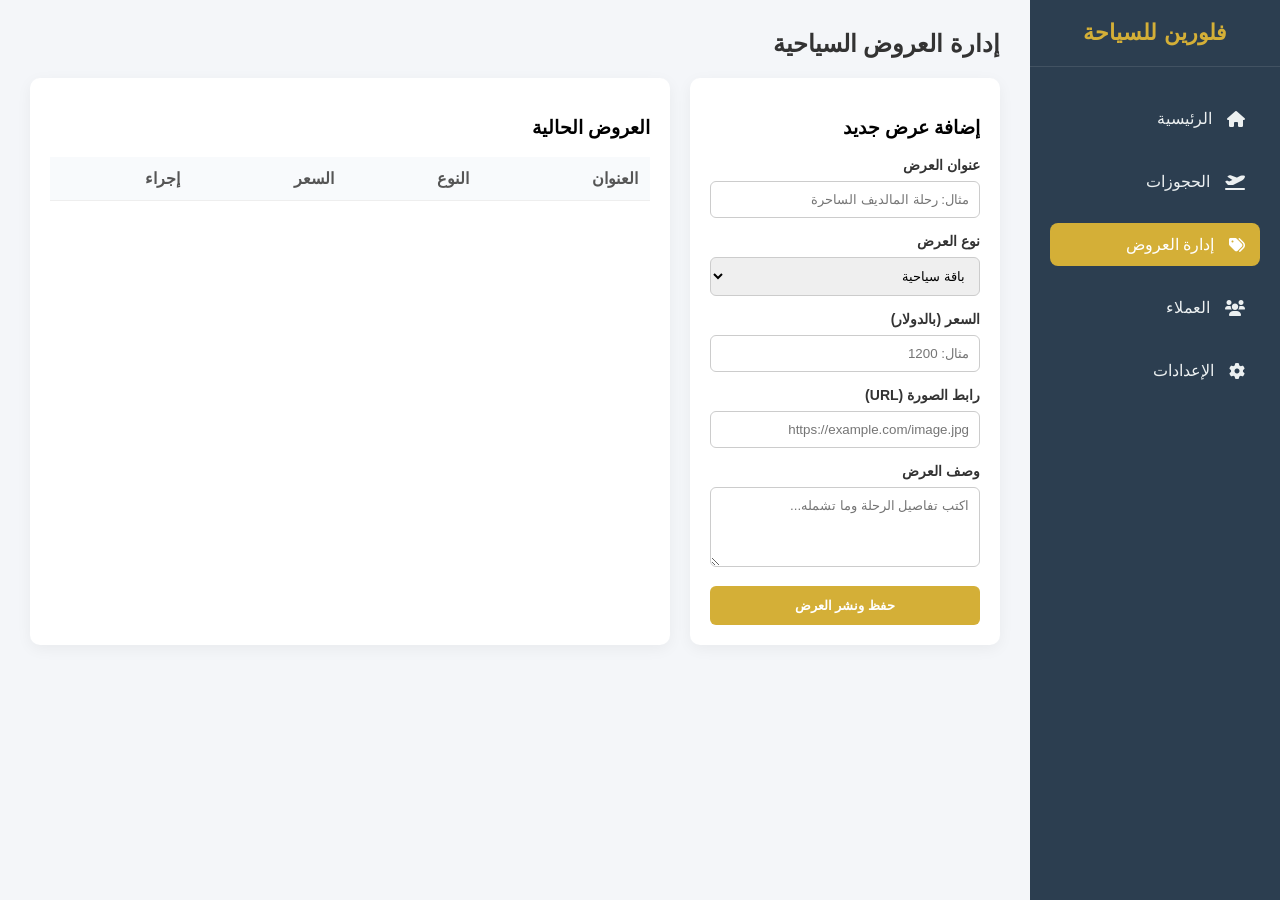
<file: manage-offers.html>
<!DOCTYPE html>
<html lang="ar" dir="rtl">
<head>
    <meta charset="UTF-8">
    <meta name="viewport" content="width=device-width, initial-scale=1.0">
    <title>إدارة العروض - فلورين للسياحة</title>
    <link href="https://cdnjs.cloudflare.com/ajax/libs/font-awesome/6.0.0/css/all.min.css" rel="stylesheet">
    <style>
        :root {
            --primary-gold: #d4af37;
            --dark-gold: #bfa030;
            --sidebar-bg: #2c3e50;
            --bg-color: #f4f6f9;
            --text-dark: #333;
            --text-light: #ecf0f1;
            --white: #ffffff;
        }

        body {
            margin: 0;
            padding: 0;
            font-family: 'Segoe UI', Tahoma, Geneva, Verdana, sans-serif;
            background-color: var(--bg-color);
            display: flex;
            min-height: 100vh;
        }

        /* القائمة الجانبية */
        .sidebar {
            width: 250px;
            background-color: var(--sidebar-bg);
            color: var(--text-light);
            display: flex;
            flex-direction: column;
            position: fixed;
            height: 100%;
            overflow-y: auto;
        }

        .sidebar-header {
            padding: 20px;
            text-align: center;
            border-bottom: 1px solid rgba(255,255,255,0.1);
        }

        .sidebar-header h2 {
            margin: 0;
            color: var(--primary-gold);
            font-size: 22px;
        }

        .nav-links {
            list-style: none;
            padding: 0;
            margin: 20px 0;
            flex-grow: 1;
        }

        .nav-links li { padding: 10px 20px; }

        .nav-links a {
            color: var(--text-light);
            text-decoration: none;
            display: flex;
            align-items: center;
            gap: 15px;
            padding: 12px 15px;
            border-radius: 8px;
            transition: all 0.3s;
        }

        .nav-links a:hover, .nav-links a.active {
            background-color: var(--primary-gold);
            color: var(--white);
        }

        /* مساحة العمل الرئيسية */
        .main-content {
            margin-right: 250px;
            padding: 30px;
            flex-grow: 1;
            width: calc(100% - 250px);
            box-sizing: border-box;
        }

        .page-title {
            margin-top: 0;
            color: var(--text-dark);
            margin-bottom: 20px;
        }

        .content-grid {
            display: grid;
            grid-template-columns: 1fr;
            gap: 20px;
        }

        @media (min-width: 992px) {
            .content-grid {
                grid-template-columns: 1fr 2fr;
            }
        }

        .panel {
            background: var(--white);
            padding: 20px;
            border-radius: 10px;
            box-shadow: 0 4px 15px rgba(0,0,0,0.05);
        }

        /* نموذج الإدخال */
        .form-group {
            margin-bottom: 15px;
        }

        .form-group label {
            display: block;
            margin-bottom: 8px;
            font-weight: bold;
            color: var(--text-dark);
            font-size: 14px;
        }

        .form-group input, .form-group select, .form-group textarea {
            width: 100%;
            padding: 10px;
            border: 1px solid #ccc;
            border-radius: 6px;
            box-sizing: border-box;
            font-family: inherit;
        }

        .form-group textarea {
            resize: vertical;
            min-height: 80px;
        }

        .btn-submit {
            width: 100%;
            padding: 12px;
            background-color: var(--primary-gold);
            color: #fff;
            border: none;
            border-radius: 6px;
            font-weight: bold;
            cursor: pointer;
            transition: background 0.3s;
        }

        .btn-submit:hover { background-color: var(--dark-gold); }

        /* جدول العروض */
        .table-responsive {
            overflow-x: auto;
        }

        table {
            width: 100%;
            border-collapse: collapse;
            min-width: 600px;
        }

        th, td {
            padding: 12px;
            text-align: right;
            border-bottom: 1px solid #eee;
        }

        th { background-color: #f8fafc; color: #555; }

        .btn-delete {
            background-color: #e74c3c;
            color: white;
            border: none;
            padding: 6px 12px;
            border-radius: 4px;
            cursor: pointer;
            font-size: 12px;
        }

        .btn-delete:hover { background-color: #c0392b; }

        .offer-type {
            padding: 4px 8px;
            border-radius: 20px;
            font-size: 11px;
            font-weight: bold;
            background-color: #e1f5fe;
            color: #0277bd;
        }
    </style>
</head>
<body>

    <!-- القائمة الجانبية -->
    <aside class="sidebar">
        <div class="sidebar-header">
            <h2>فلورين للسياحة</h2>
        </div>
        <ul class="nav-links">
            <li><a href="dashboard.html"><i class="fas fa-home"></i> الرئيسية</a></li>
            <li><a href="bookings.html"><i class="fas fa-plane-departure"></i> الحجوزات</a></li>
            <li><a href="manage-offers.html" class="active"><i class="fas fa-tags"></i> إدارة العروض</a></li>
            <li><a href="#"><i class="fas fa-users"></i> العملاء</a></li>
            <li><a href="#"><i class="fas fa-cog"></i> الإعدادات</a></li>
        </ul>
    </aside>

    <!-- مساحة العمل الرئيسية -->
    <main class="main-content">
        <h2 class="page-title">إدارة العروض السياحية</h2>
        
        <div class="content-grid">
            <!-- نموذج إضافة عرض جديد -->
            <div class="panel">
                <h3>إضافة عرض جديد</h3>
                <form id="offerForm">
                    <div class="form-group">
                        <label>عنوان العرض</label>
                        <input type="text" id="offerTitle" required placeholder="مثال: رحلة المالديف الساحرة">
                    </div>
                    <div class="form-group">
                        <label>نوع العرض</label>
                        <select id="offerType">
                            <option value="باقة سياحية">باقة سياحية</option>
                            <option value="فيزا">تأشيرة (فيزا)</option>
                            <option value="تذكرة طيران">تذكرة طيران</option>
                        </select>
                    </div>
                    <div class="form-group">
                        <label>السعر (بالدولار)</label>
                        <input type="number" id="offerPrice" required placeholder="مثال: 1200">
                    </div>
                    <div class="form-group">
                        <label>رابط الصورة (URL)</label>
                        <input type="url" id="offerImage" placeholder="https://example.com/image.jpg">
                    </div>
                    <div class="form-group">
                        <label>وصف العرض</label>
                        <textarea id="offerDesc" required placeholder="اكتب تفاصيل الرحلة وما تشمله..."></textarea>
                    </div>
                    <button type="submit" class="btn-submit">حفظ ونشر العرض</button>
                </form>
            </div>

            <!-- جدول العروض المضافة -->
            <div class="panel">
                <h3>العروض الحالية</h3>
                <div class="table-responsive">
                    <table>
                        <thead>
                            <tr>
                                <th>العنوان</th>
                                <th>النوع</th>
                                <th>السعر</th>
                                <th>إجراء</th>
                            </tr>
                        </thead>
                        <tbody id="offersTableBody">
                            <!-- سيتم إضافة العروض هنا برمجياً -->
                        </tbody>
                    </table>
                </div>
            </div>
        </div>
    </main>

    <script>
        // مصفوفة لتخزين العروض
        let offers = [];

        // تحميل العروض من التخزين المحلي
        function loadOffers() {
            const savedOffers = localStorage.getItem('florinOffers');
            if (savedOffers) {
                offers = JSON.parse(savedOffers);
            }
            renderOffersTable();
        }

        // حفظ العروض في التخزين المحلي
        function saveOffers() {
            localStorage.setItem('florinOffers', JSON.stringify(offers));
        }

        // عرض البيانات في الجدول
        function renderOffersTable() {
            const tbody = document.getElementById('offersTableBody');
            tbody.innerHTML = ''; 

            offers.forEach((offer, index) => {
                const row = `
                    <tr>
                        <td><strong>${offer.title}</strong></td>
                        <td><span class="offer-type">${offer.type}</span></td>
                        <td>${offer.price}$</td>
                        <td><button class="btn-delete" onclick="deleteOffer(${index})">حذف</button></td>
                    </tr>
                `;
                tbody.innerHTML += row;
            });
        }

        // معالجة إضافة عرض جديد
        document.getElementById('offerForm').addEventListener('submit', function(e) {
            e.preventDefault();

            const newOffer = {
                title: document.getElementById('offerTitle').value,
                type: document.getElementById('offerType').value,
                price: document.getElementById('offerPrice').value,
                image: document.getElementById('offerImage').value,
                description: document.getElementById('offerDesc').value
            };

            offers.push(newOffer);
            saveOffers();
            renderOffersTable();
            
            alert('تم حفظ العرض بنجاح!');
            this.reset();
        });

        // دالة حذف العرض
        function deleteOffer(index) {
            if(confirm('هل أنت متأكد من حذف هذا العرض نهائياً؟')) {
                offers.splice(index, 1); 
                saveOffers(); 
                renderOffersTable(); 
            }
        }

        // التشغيل المبدئي
        loadOffers();
    </script>
</body>
  </html>
</file>
